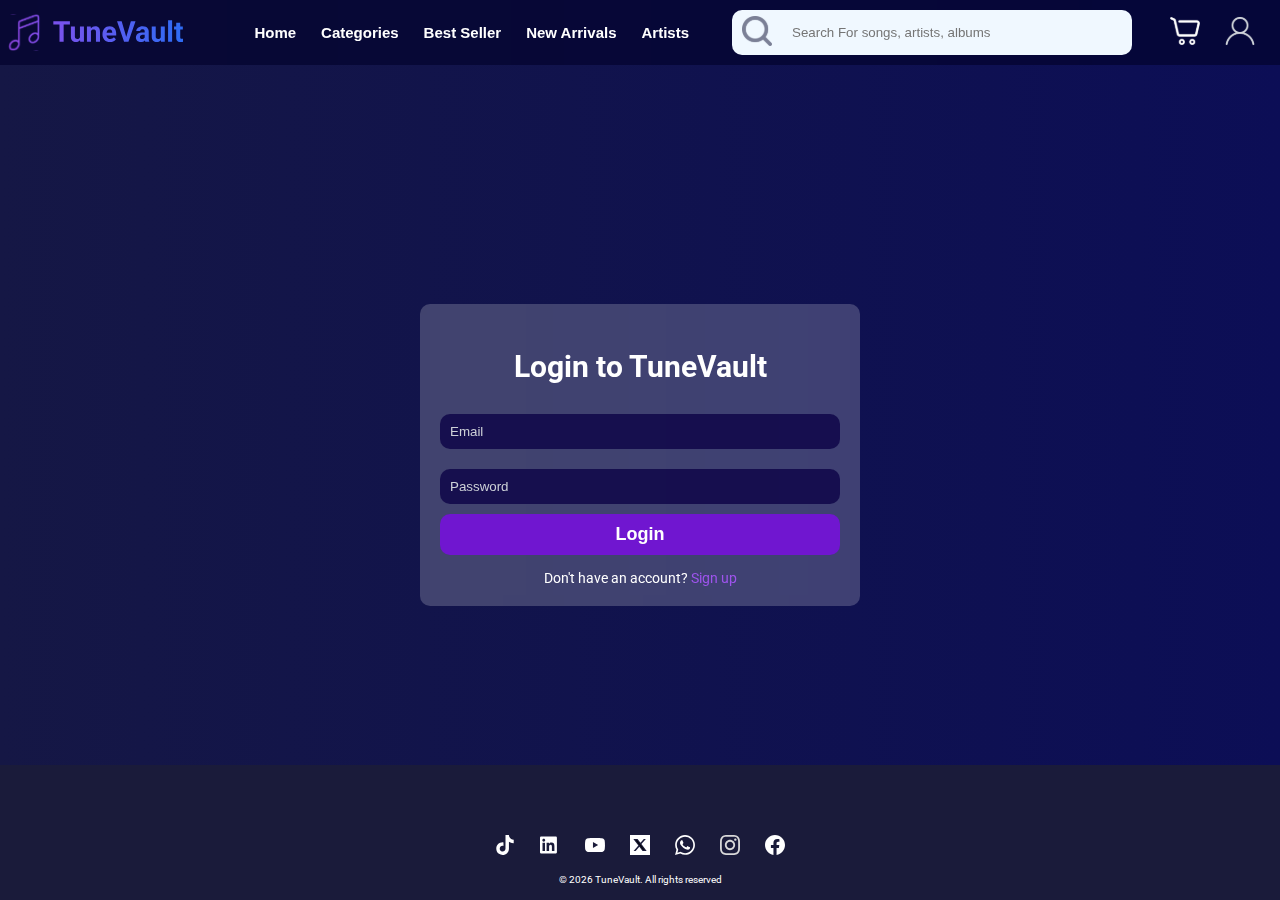
<file: index.html>
<!DOCTYPE html>
<html lang="en">
<head>
    <meta charset="UTF-8">
    <meta name="viewport" content="width=device-width, initial-scale=1.0">
    <title>TuneVault - Login</title>
    <link rel="icon" type="image/png" href="/icons/logo.svg">
    <link rel="stylesheet" href="/css/header.css">
    <link rel="stylesheet" href="/css/footer.css">
    <link rel="stylesheet" href="/css/login.css">
</head>
<body>
    <header>
        <div class="branding">
            <img src="/icons/branding.svg" alt="TuneVault Logo">
        </div>
        <nav class="middle-nav">
            <ul>
                <li><button onclick="alert('You must Login Frist.')">Home</button></li>
                <li><button onclick="alert('You must Login Frist.')">Categories</button></li>
                <li><button onclick="alert('You must Login Frist.')">Best Seller</button></li>
                <li><button onclick="alert('You must Login Frist.')">New Arrivals</button></li>
                <li><button onclick="alert('You must Login Frist.')">Artists</button></li>
            </ul>
        </nav>
        <div class="search-container">
            <button class="search-button" type="submit" onclick="alert('You must Login Frist.')">
                <img src="/icons/search.svg" class="search-button-icon" alt="Search Icon">
            </button>
            <input type="text" id="search" class="search-box" placeholder="Search For songs, artists, albums" aria-label="search">
        </div>
        <nav class="left-side">
            <ul>
                <li>
                    <button class="shopping-cart-button" onclick="alert('You must SignUp Frist.')">
                        <img src="/icons/shopping-cart.svg" class="left-side-nav-icons" alt="Cart Icon">
                    </button>
                </li>
                <li>
                    <button>
                        <img src="/icons/profile.svg" class="left-side-nav-icons" alt="Profile Icon">
                    </button>
                </li>
            </ul>
        </nav>
    </header>
    <div class="login-container">
        <h2>Login to TuneVault</h2>
        <input type="email" id="email" placeholder="Email" aria-label="Email">
        <input type="password" id="password" placeholder="Password" aria-label="Password">
        <button class="login-button" onclick="handleLogin()">Login</button>
        <p class="error-message" id="error-message">Invalid email or password</p>
        <p class="signup-link">Don't have an account? <a href="/html/signup.html">Sign up</a></p>
    </div>
    <footer>
        <nav class="footer-nav">
            <ul>
                <li>
                    <a href="https://www.tiktok.com/">
                        <img src="/icons/social media/tik-tok.svg" class="social-media-icons" alt="tiktok">
                    </a>
                </li>
                <li>
                    <a href="https://lk.linkedin.com/">
                        <img src="/icons/social media/linkedin.svg" class="social-media-icons" alt="linkedin">
                    </a>
                </li>
                <li>
                    <a href="https://www.youtube.com/">
                        <img src="/icons/social media/youtube.svg" class="social-media-icons" alt="youtube">
                    </a>
                </li>
                <li>
                    <a href="https://www.x.com">
                        <img src="/icons/social media/x.svg" class="social-media-icons" alt="x">
                    </a>
                </li>
                <li>
                    <a href="https://www.whatsapp.com/">
                        <img src="/icons/social media/whatsapp.svg" class="social-media-icons" alt="whatsapp">
                    </a>
                </li>
                <li>
                    <a href="https://www.instagram.com/">
                        <img src="/icons/social media/instagram.svg" class="social-media-icons" alt="instagram">
                    </a>
                </li>
                <li>
                    <a href="https://www.facebook.com/">
                        <img src="/icons/social media/facebook.svg" class="social-media-icons" alt="facebook">
                    </a>
                </li>
            </ul>
        </nav>
        <p class="copyright">© <script>document.write(new Date().getFullYear())</script> TuneVault. All rights reserved</p>
    </footer>
    <script src="/js/login.js"></script>
    
</body>
</html>
</file>
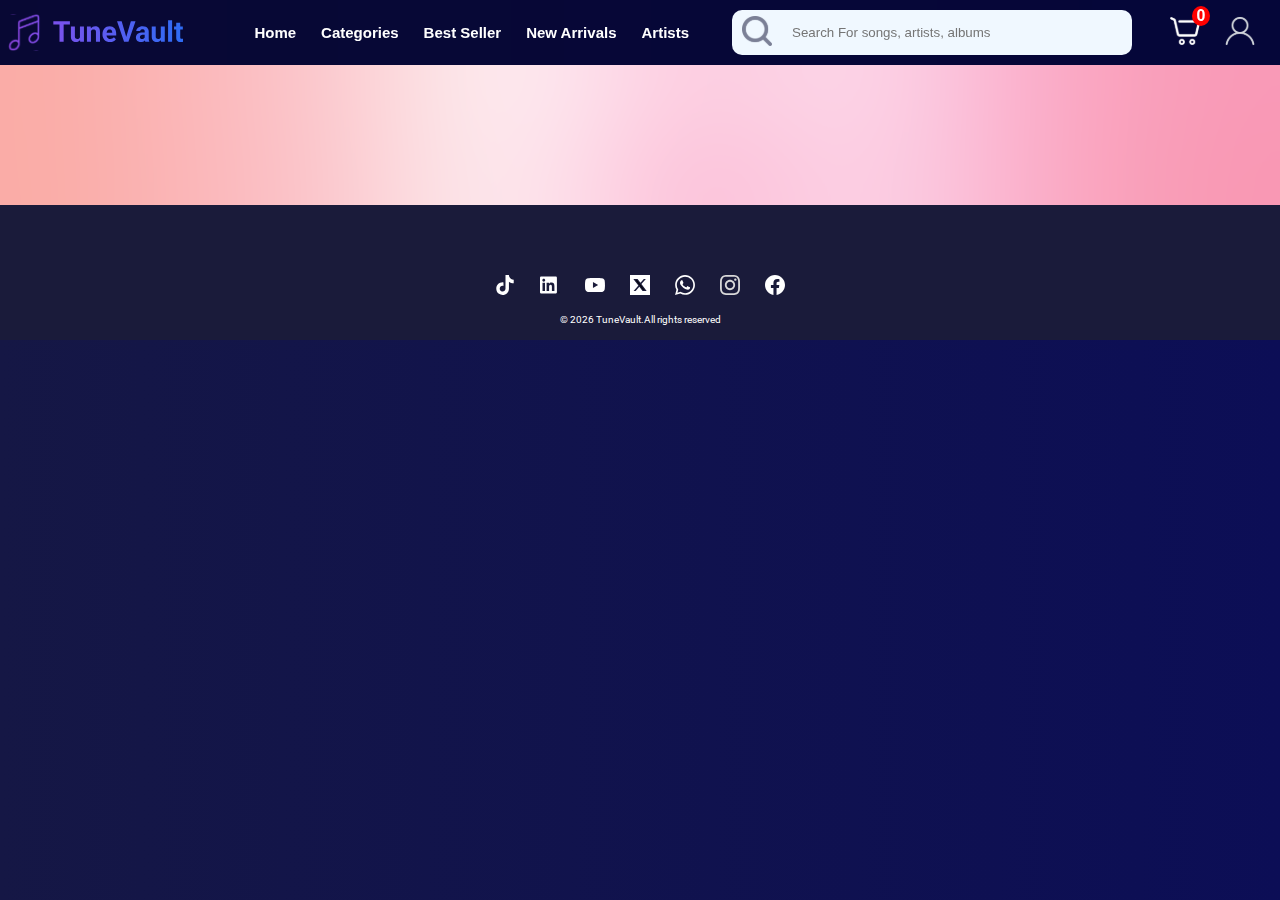
<file: html/artist.html>
<!DOCTYPE html>
<html lang="en">
<head>
    <meta charset="UTF-8">
    <meta name="viewport" content="width=device-width, initial-scale=1.0">
    <title>Document</title>
    <link rel="stylesheet" href="/css/header.css">
    <link rel="stylesheet" href="/css/song.css">
    <link rel="stylesheet" href="/css/footer.css">
    <link rel="stylesheet" href="/css/content.css">
</head>
<body>
    <header>
        <div class="branding">
            <img src="/icons/branding.svg">
        </div>
        <nav class="middle-nav">
            <ul>
                <li><button onclick="window.location.href='home.html#home'">Home</button></li>
                <li><button onclick="window.location.href='categories.html'">Categories</button></li>
                <li><button onclick="window.location.href='best-sellers.html'">Best Seller</button></li>
                <li><button onclick="window.location.href='new-arrivals.html'">New Arrivals</button></li>
                <li><button onclick="window.location.href='artists.html'">Artists</button></li>
            </ul>
        </nav>
        <div class="search-container">
            <button class="search-button" type="submit">
                <img src="/icons/search.svg" class="search-button-icon">
            </button>
            <input type="text"  id="search" class="search-box" placeholder="Search For songs, artists, albums">
            <ul id="suggestions">
            </ul>
        </div>
        <nav class="left-side">
            <ul>
                <li>
                     <button class="shopping-cart-button" onclick="window.location.href='shoppingCart.html'">
                        <img src="/icons/shopping-cart.svg" class="left-side-nav-icons">
                        <p id="item-count" class="item-count">0</p>
                        <div class="cart-item-short-menu" id="cartItemShortMenu"></div>
                    </button>
                </li>
                <li>
                    <button>
                        <img src='/icons/profile.svg' class="left-side-nav-icons">
                    </button>
                </li>
            </ul>
        </nav>
    </header>
    <div class="song-content" id="song-content">
        <div class="song-details-background">
            <div class="song-details" id="artist-details"></div>
        </div>
        <div class="music-cards" id="music-cards"></div>
    </div>
    <footer>
        <nav class="footer-nav">
            <ul>
                <li>
                    <a href="https://www.tiktok.com/">
                        <img src="/icons/social media/tik-tok.svg" class="social-media-icons" alt="tiktok">
                    </a>
                </li>
                <li>
                    <a href="https://lk.linkedin.com/">
                        <img src="/icons/social media/linkedin.svg" class="social-media-icons" alt="linkedin">
                    </a>
                </li>
                <li>
                    <a href="https://www.youtube.com/">
                        <img src="/icons/social media/youtube.svg" class="social-media-icons" alt="youtube">
                    </a>
                </li>
                <li>
                    <a href="https://www.x.com">
                        <img src="/icons/social media/x.svg" class="social-media-icons" alt="x">
                    </a>
                </li>
                <li>
                    <a href="https://www.whatsapp.com/">
                        <img src="/icons/social media/whatsapp.svg" class="social-media-icons" alt="whatsapp">
                    </a>
                </li>
                <li>
                    <a href="https://www.instagram.com/">
                        <img src="/icons/social media/instagram.svg" class="social-media-icons" alt="instagram">
                    </a>
                </li>
                <li>
                    <a href="https://www.facebook.com/">
                        <img src="/icons/social media/facebook.svg" class="social-media-icons" alt="facebook">
                    </a>
                </li>
            </ul>
        </nav>
        <p class="copyright">&#169 <script>document.write(new Date().getFullYear())</script> TuneVault.All rights reserved</p>
    </footer>
    <script src="/js/script.js"></script>
    <script src="/js/datareader.js"></script>
    <script src="/js/artist.js"></script>
    <script>window.onload=artistContent();</script>

</body>
</html>
</file>
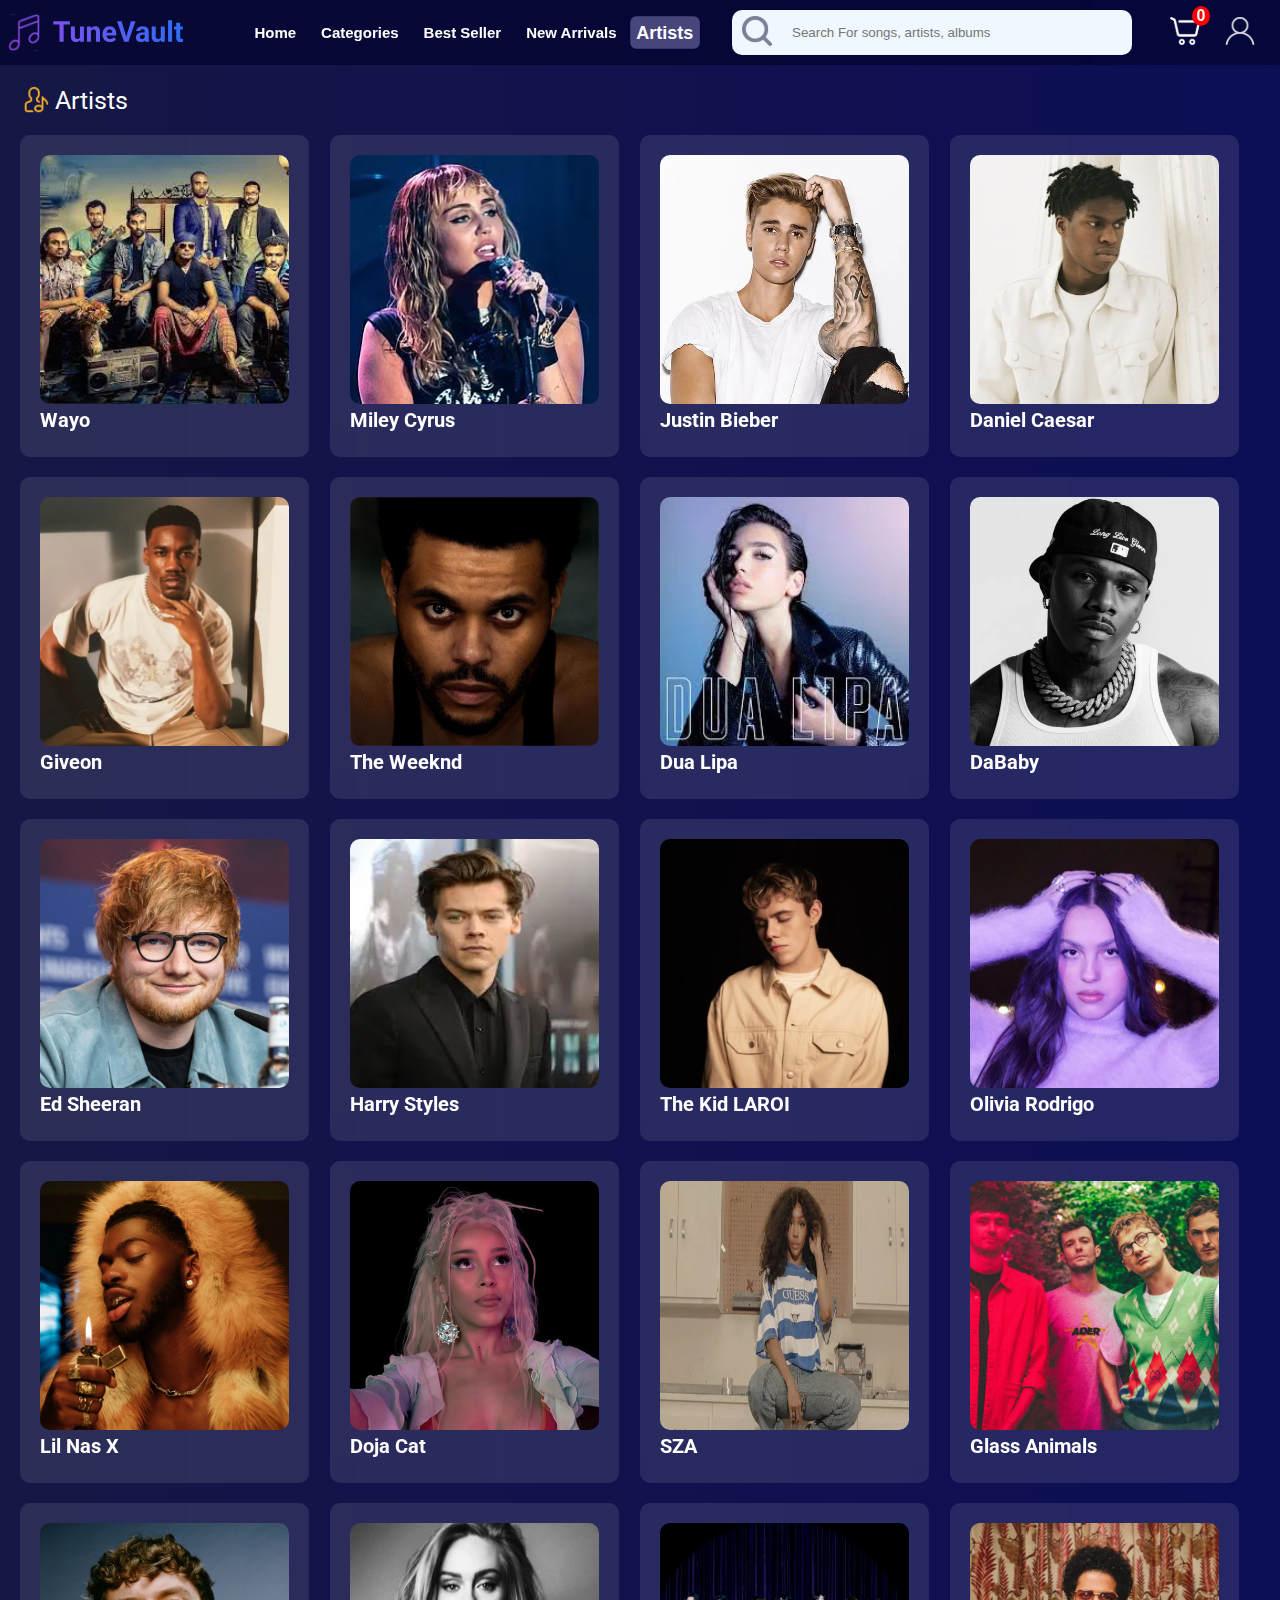
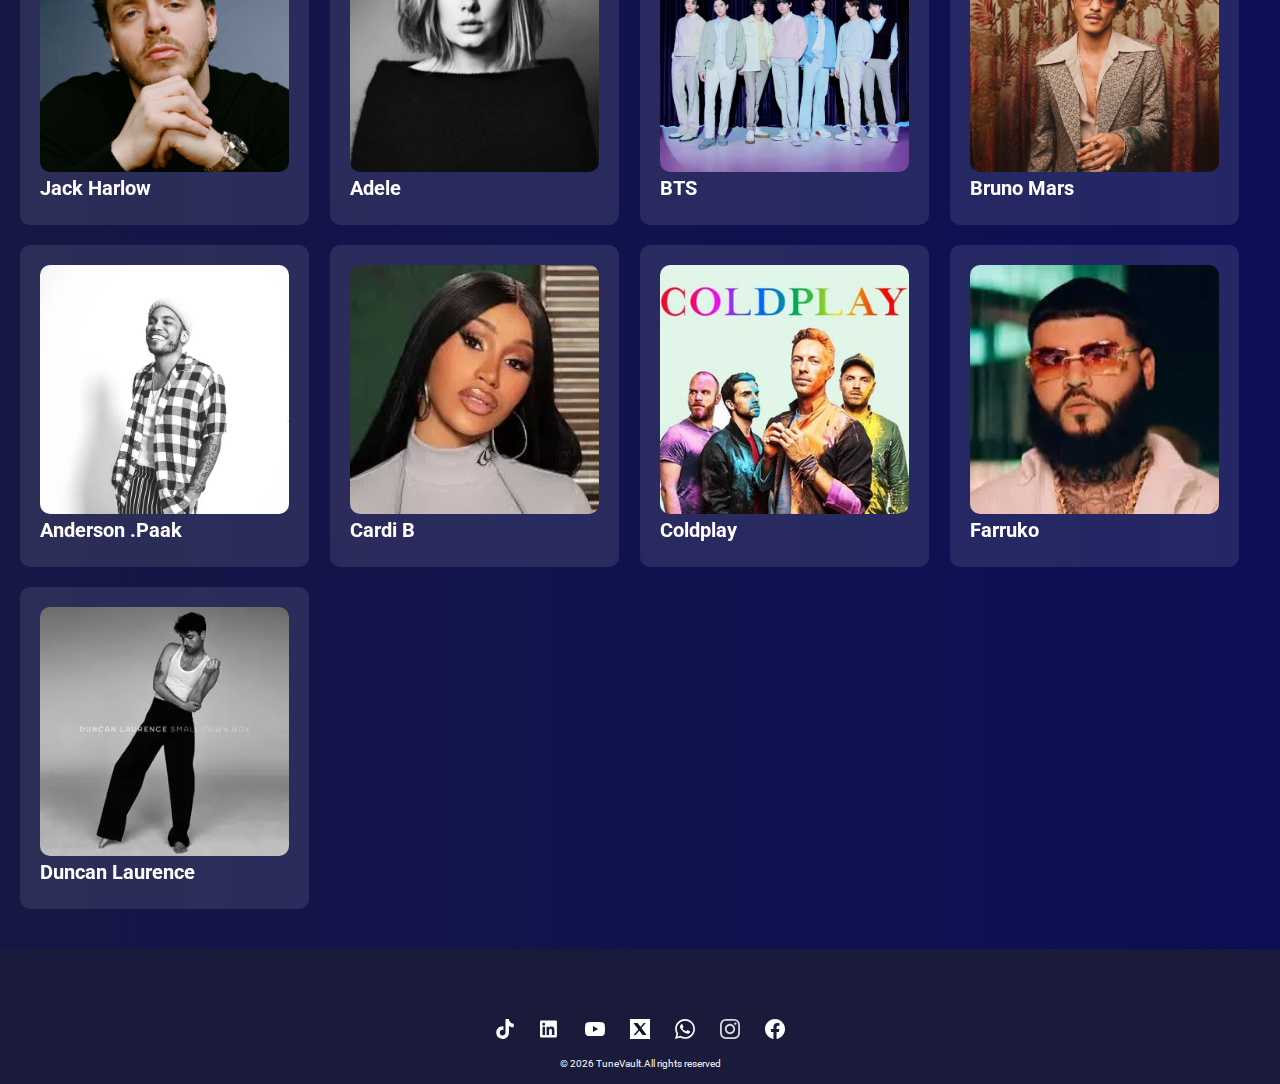
<file: html/artists.html>
<!DOCTYPE html>
<html lang="en">
<head>
    <meta charset="UTF-8">
    <meta name="viewport" content="width=device-width, initial-scale=1.0">
    <title>TuneVault - Categories</title>
    <link rel="icon" type="image/png" href="../icons/logo.svg">
    <link rel="stylesheet" href="../css/header.css">
    <link rel="stylesheet" href="../css/footer.css">
    <link rel="stylesheet" href="../css/content.css">
    <script src="../js/datareader.js"></script>
    <script>window.onload = reader('artists');</script>
</head>
<body>
    <header>
        <div class="branding">
            <img src="../icons/branding.svg">
        </div>
        <nav class="middle-nav">
            <ul>
                <li><button onclick="window.location.href='./home.html#home'" >Home</button></li>
                <li><button onclick="window.location.href='./categories.html'">Categories</button></li>
                <li><button onclick="window.location.href='./best-sellers.html'">Best Seller</button></li>
                <li><button onclick="window.location.href='./new-arrivals.html'">New Arrivals</button></li>
                <li><button onclick="window.location.href='./artists.html'" id="nav-button-clicked">Artists</button></li>
            </ul>
        </nav>
        <div class="search-container">
            <button class="search-button" type="submit" onclick="">
                <img src="../icons/search.svg" class="search-button-icon" alt="search">
            </button>
            <input type="text"  id="search" class="search-box" placeholder="Search For songs, artists, albums" aria-label="search">
            <ul id="suggestions">
            </ul>
        </div>
        <nav class="left-side">
            <ul>
                <li>
                    <button class="shopping-cart-button" onclick="window.location.href='./shoppingcart.html'">
                        <img src="../icons/shopping-cart.svg" class="left-side-nav-icons" alt="shopping-cart">
                        <p id="item-count" class="item-count">0</p>
                        <div class="cart-item-short-menu" id="cartItemShortMenu"></div>
                    </button>
                </li>
                <li>
                    <button>
                        <img src='/icons/profile.svg' class="left-side-nav-icons" alt="profile">
                    </button>
                </li>
            </ul>
        </nav>
    </header>
    <div class="content">
        <div class="heading">
            <img src="../icons/artist.png" alt="icon">
            <p>Artists</p>
        </div>
        <div class="music-cards" id="music-cards">
            <!--Artsists will be dynamically inserted here-->
        </div>
    </div>
    <footer>
        <nav class="footer-nav">
            <ul>
                <li>
                    <a href="https://www.tiktok.com/">
                        <img src="../icons/social media/tik-tok.svg" class="social-media-icons" alt="tiktok">
                    </a>
                </li>
                <li>
                    <a href="https://lk.linkedin.com/">
                        <img src="../icons/social media/linkedin.svg" class="social-media-icons" alt="linkedin">
                    </a>
                </li>
                <li>
                    <a href="https://www.youtube.com/">
                        <img src="../icons/social media/youtube.svg" class="social-media-icons" alt="youtube">
                    </a>
                </li>
                <li>
                    <a href="https://www.x.com">
                        <img src="../icons/social media/x.svg" class="social-media-icons" alt="x">
                    </a>
                </li>
                <li>
                    <a href="https://www.whatsapp.com/">
                        <img src="../icons/social media/whatsapp.svg" class="social-media-icons" alt="whatsapp">
                    </a>
                </li>
                <li>
                    <a href="https://www.instagram.com/">
                        <img src="../icons/social media/instagram.svg" class="social-media-icons" alt="instagram">
                    </a>
                </li>
                <li>
                    <a href="https://www.facebook.com/">
                        <img src="../icons/social media/facebook.svg" class="social-media-icons" alt="facebook">
                    </a>
                </li>
            </ul>
        </nav>
        <p class="copyright">&#169 <script>document.write(new Date().getFullYear())</script> TuneVault.All rights reserved</p>
    </footer>
    <script src="../js/script.js"></script>
    <script src="../js/artist.js"></script>
</body>

</html>
</file>
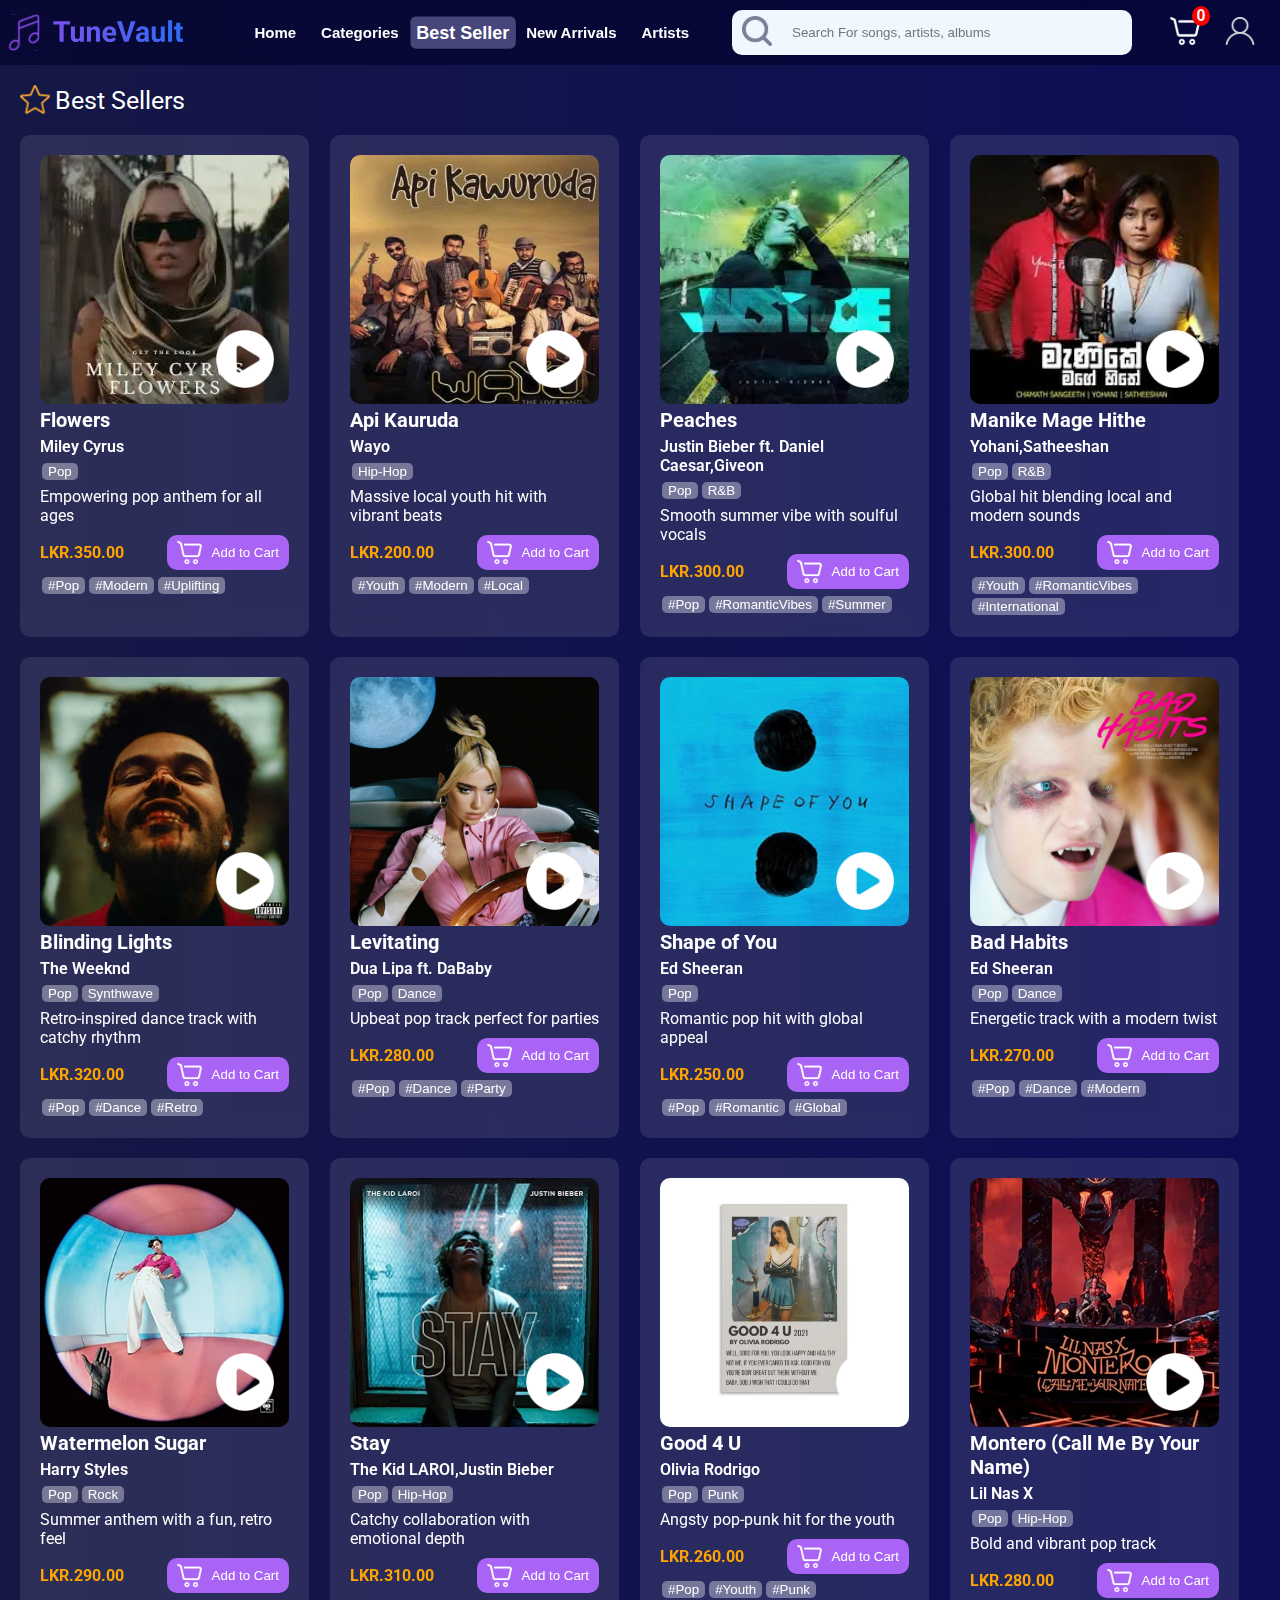
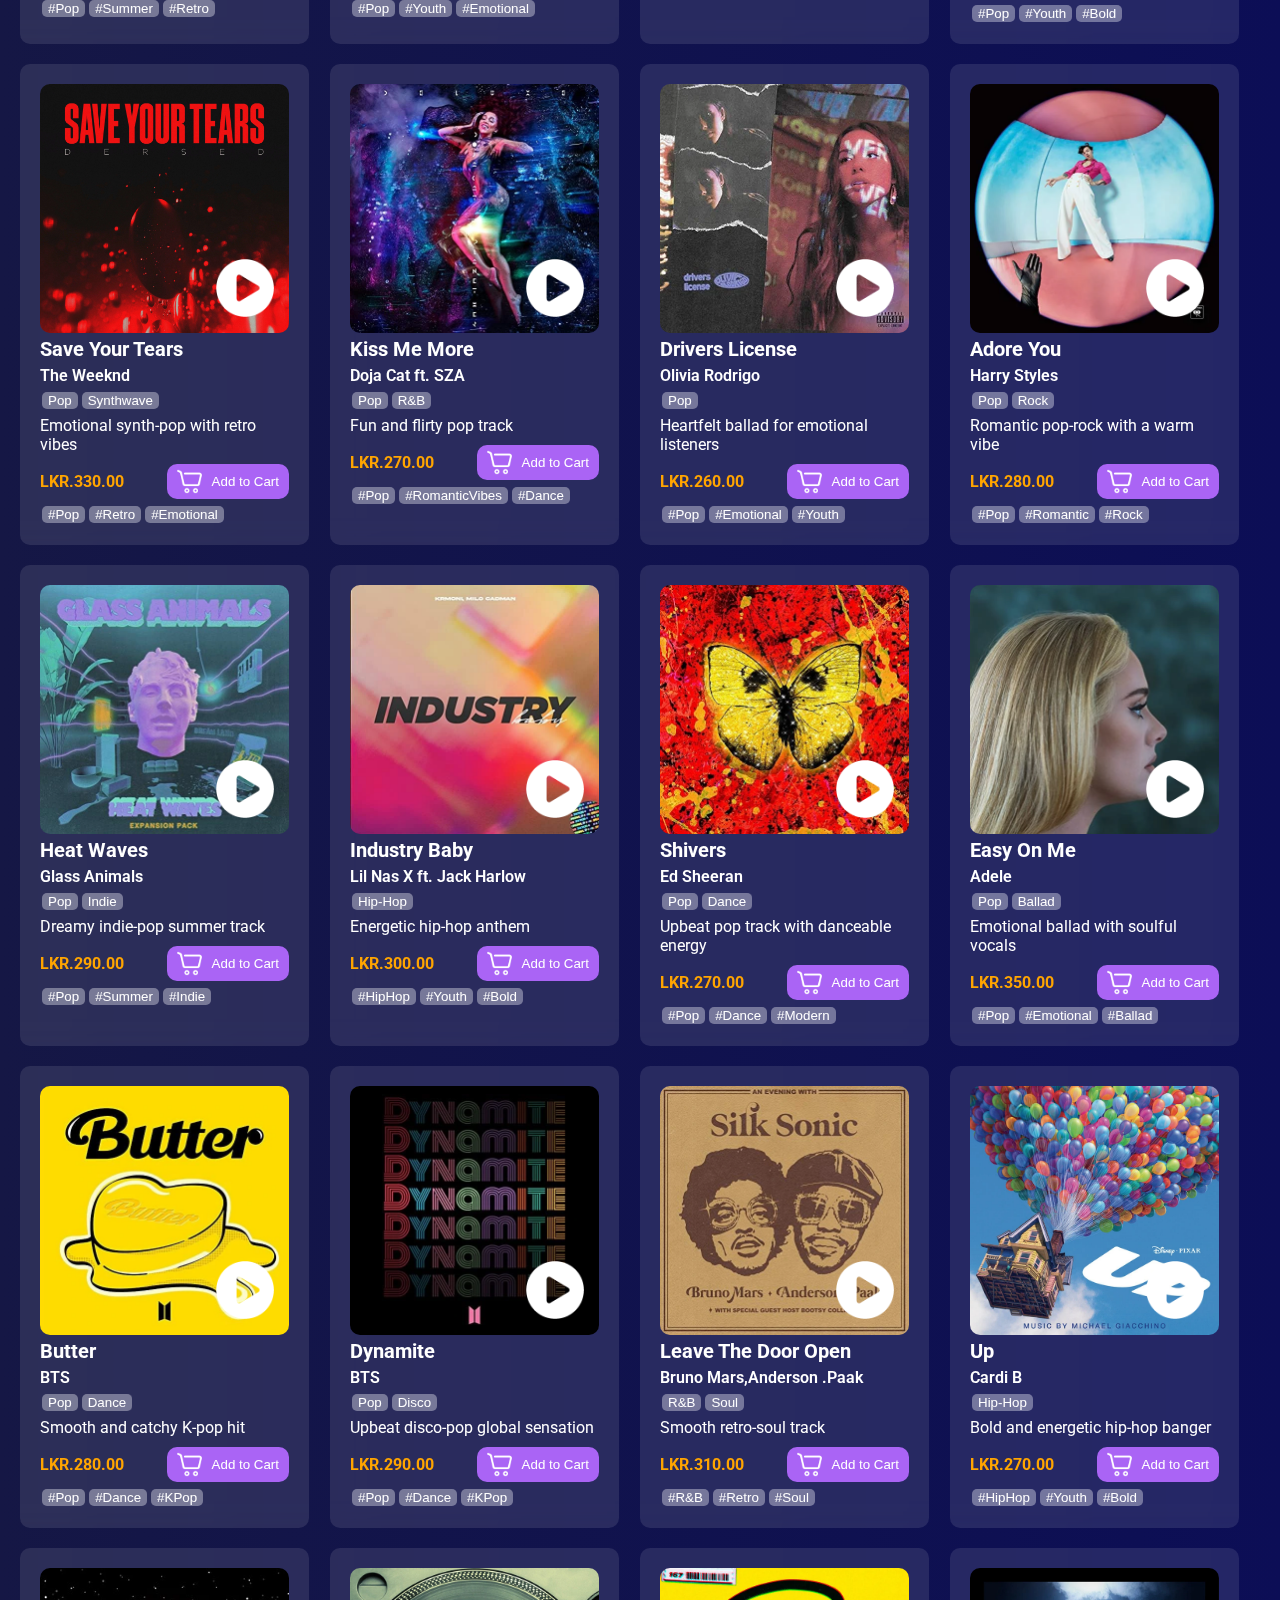
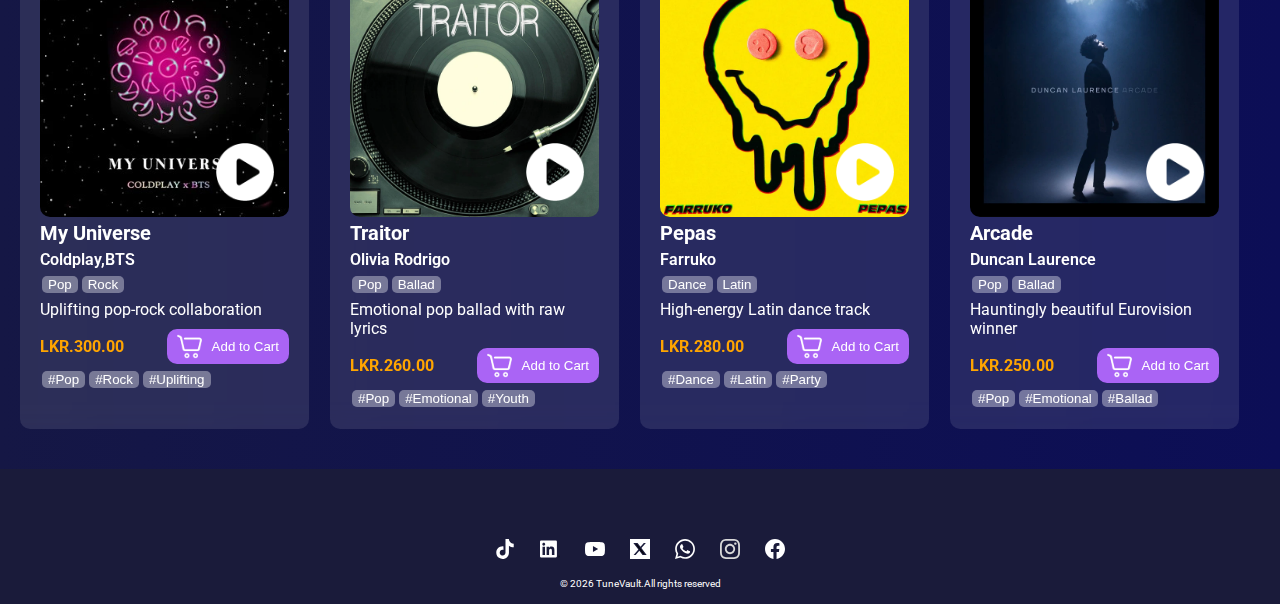
<file: html/best-sellers.html>
<!DOCTYPE html>
<html lang="en">
<head>
    <meta charset="UTF-8">
    <meta name="viewport" content="width=device-width, initial-scale=1.0">
    <title>TuneVault - Best Seller</title>
    <link rel="icon" type="image/png" href="../icons/logo.svg">
    <link rel="stylesheet" href="../css/header.css">
    <link rel="stylesheet" href="../css/footer.css">
    <link rel="stylesheet" href="../css/content.css">
    <script src="../js/datareader.js"></script>
    <script>window.onload = reader('songs');</script>
</head>
<body>
    <header>
        <div class="branding">
            <img src="../icons/branding.svg">
        </div>
        <nav class="middle-nav">
            <ul>
                <li><button onclick="window.location.href='./home.html#home'">Home</button></li>
                <li><button onclick="window.location.href='./categories.html'">Categories</button></li>
                <li><button onclick="window.location.href='./best-sellers.html'" id="nav-button-clicked">Best Seller</button></li>
                <li><button onclick="window.location.href='./new-arrivals.html'">New Arrivals</button></li>
                <li><button onclick="window.location.href='./artists.html'">Artists</button></li>
            </ul>
        </nav>
        <div class="search-container">
            <button class="search-button" type="submit" onclick="">
                <img src="../icons/search.svg" class="search-button-icon" alt="search">
            </button>
            <input type="text"  id="search" class="search-box" placeholder="Search For songs, artists, albums" aria-label="search">
            <ul id="suggestions">
            </ul>
        </div>
        <nav class="left-side">
            <ul>
                <li>
                    <button class="shopping-cart-button" onclick="window.location.href='shoppingCart.html'">
                        <img src="../icons/shopping-cart.svg" class="left-side-nav-icons" alt="shopping-cart">
                        <p id="item-count" class="item-count">0</p>
                        <div class="cart-item-short-menu" id="cartItemShortMenu"></div>
                    </button>
                </li>
                <li>
                    <button>
                        <img src='../icons/profile.svg' class="left-side-nav-icons" alt="profile">
                    </button>
                </li>
            </ul>
        </nav>
    </header>
    <div class="content">
        <div class="heading">
            <img src="../icons/golden-star.png" alt="icon">
            <p>Best Sellers</p>
        </div>
        <div class="music-cards" id="music-cards">
            <!--Songs will be dynamically inserted here-->
        </div>
    </div>
    <footer>
        <nav class="footer-nav">
            <ul>
                <li>
                    <a href="https://www.tiktok.com/">
                        <img src="../icons/social media/tik-tok.svg" class="social-media-icons" alt="tiktok">
                    </a>
                </li>
                <li>
                    <a href="https://lk.linkedin.com/">
                        <img src="../icons/social media/linkedin.svg" class="social-media-icons" alt="linkedin">
                    </a>
                </li>
                <li>
                    <a href="https://www.youtube.com/">
                        <img src="../icons/social media/youtube.svg" class="social-media-icons" alt="youtube">
                    </a>
                </li>
                <li>
                    <a href="https://www.x.com">
                        <img src="../icons/social media/x.svg" class="social-media-icons" alt="x">
                    </a>
                </li>
                <li>
                    <a href="https://www.whatsapp.com/">
                        <img src="../icons/social media/whatsapp.svg" class="social-media-icons" alt="whatsapp">
                    </a>
                </li>
                <li>
                    <a href="https://www.instagram.com/">
                        <img src="../icons/social media/instagram.svg" class="social-media-icons" alt="instagram">
                    </a>
                </li>
                <li>
                    <a href="https://www.facebook.com/">
                        <img src="../icons/social media/facebook.svg" class="social-media-icons" alt="facebook">
                    </a>
                </li>
            </ul>
        </nav>
        <p class="copyright">&#169 <script>document.write(new Date().getFullYear())</script> TuneVault.All rights reserved</p>
    </footer>
    <script src="../js/script.js"></script>
</body>

</html>
</file>
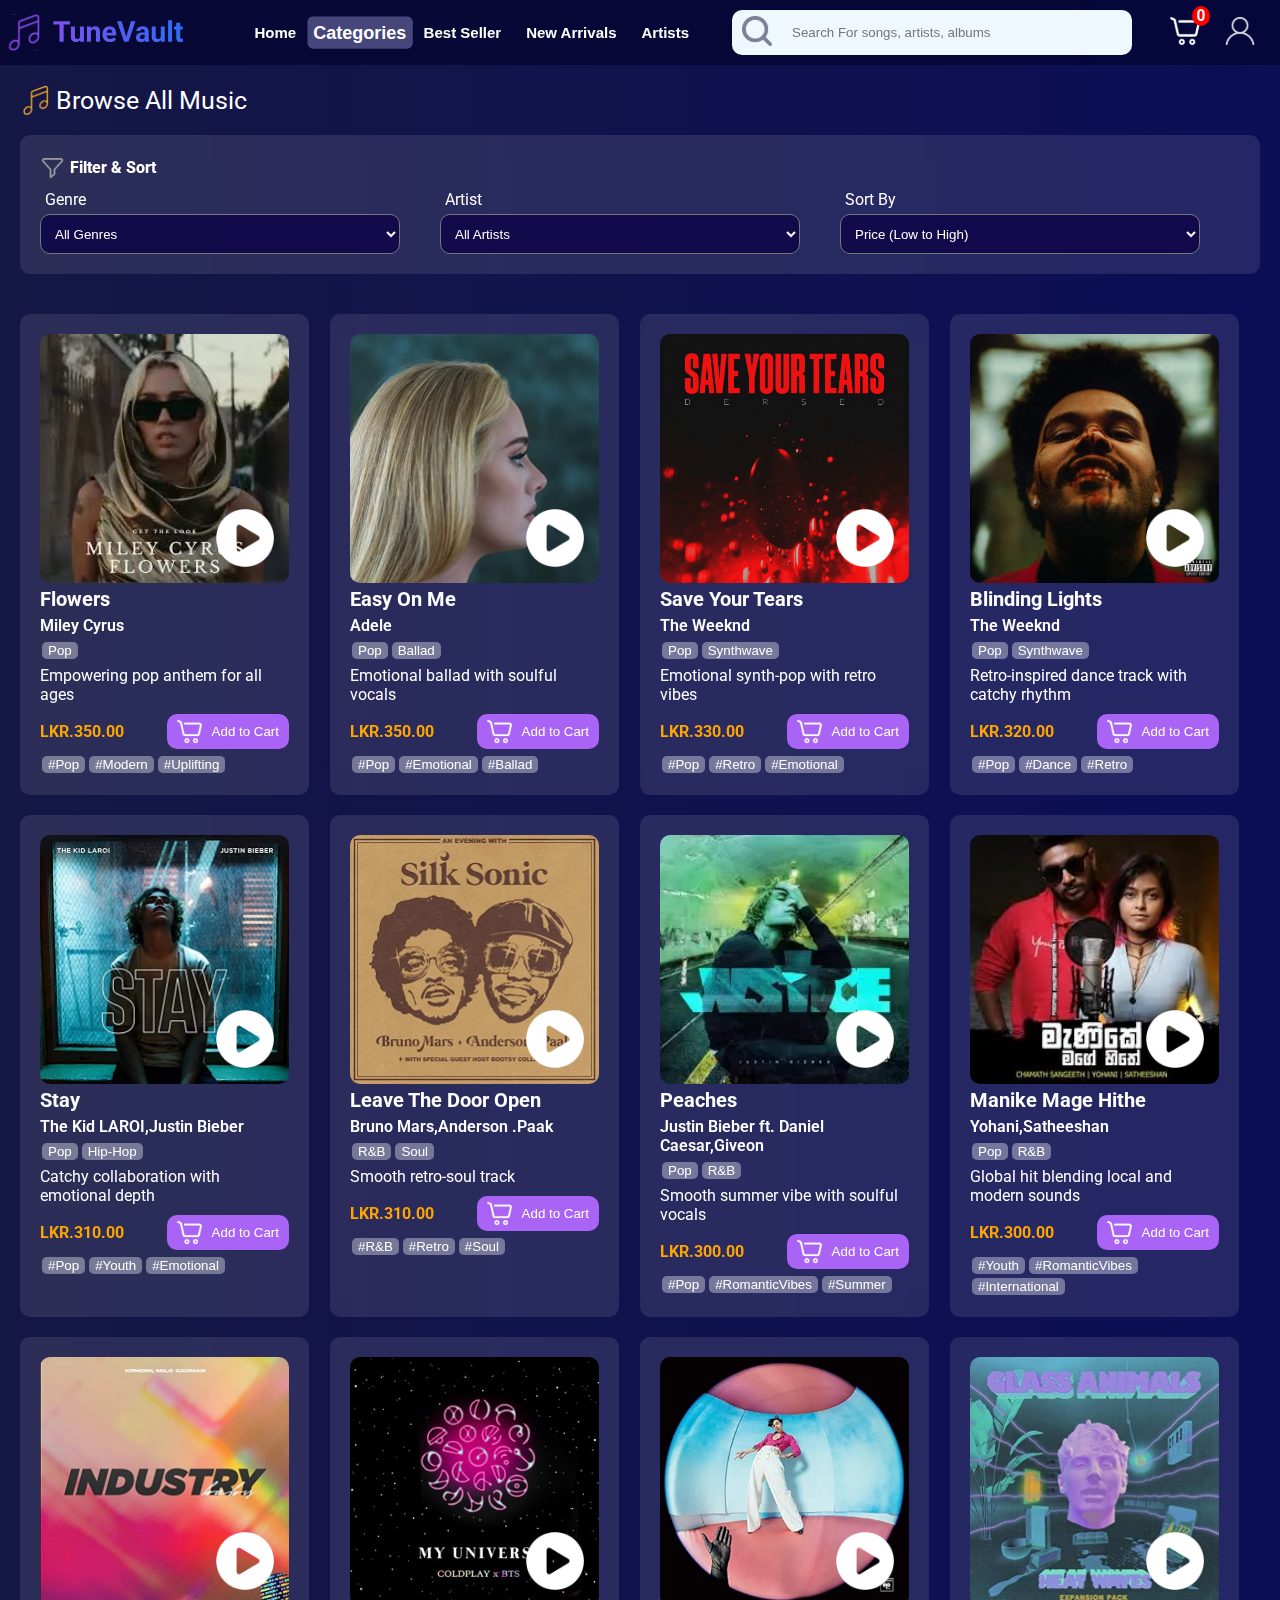
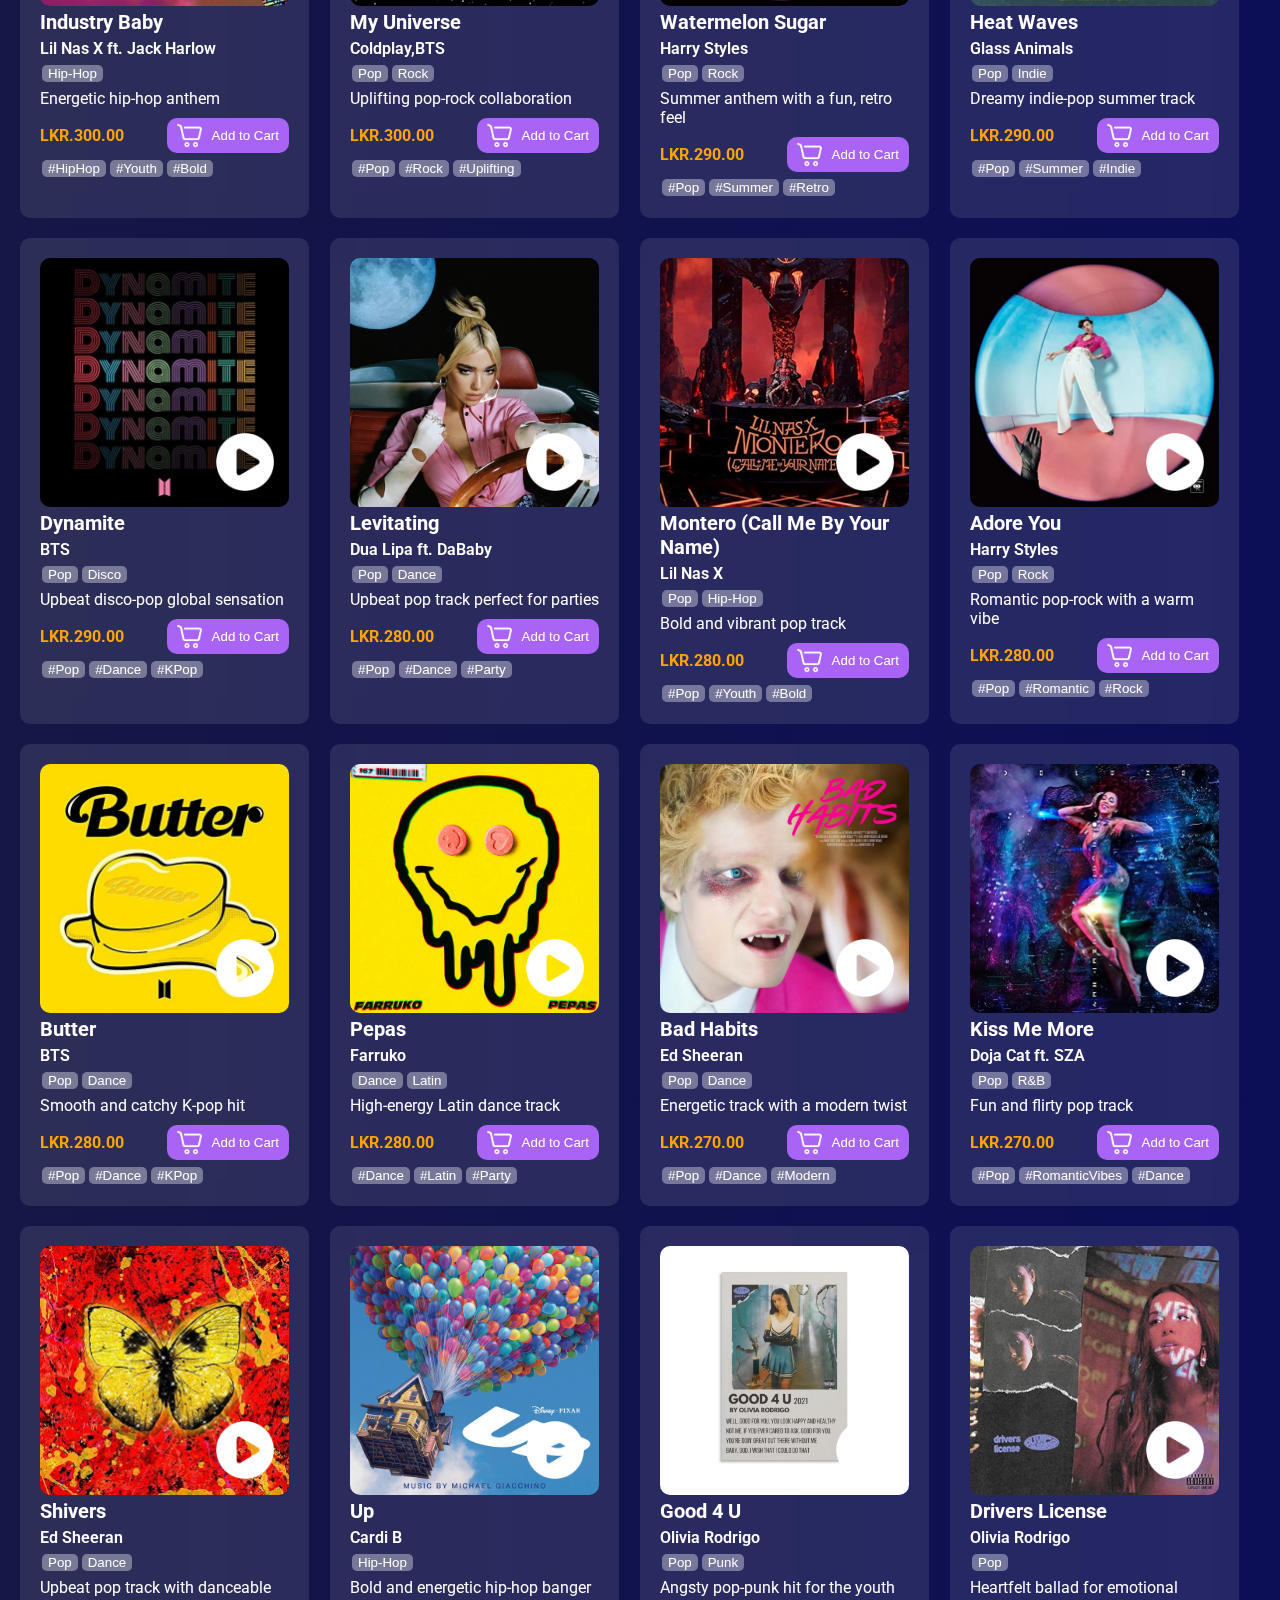
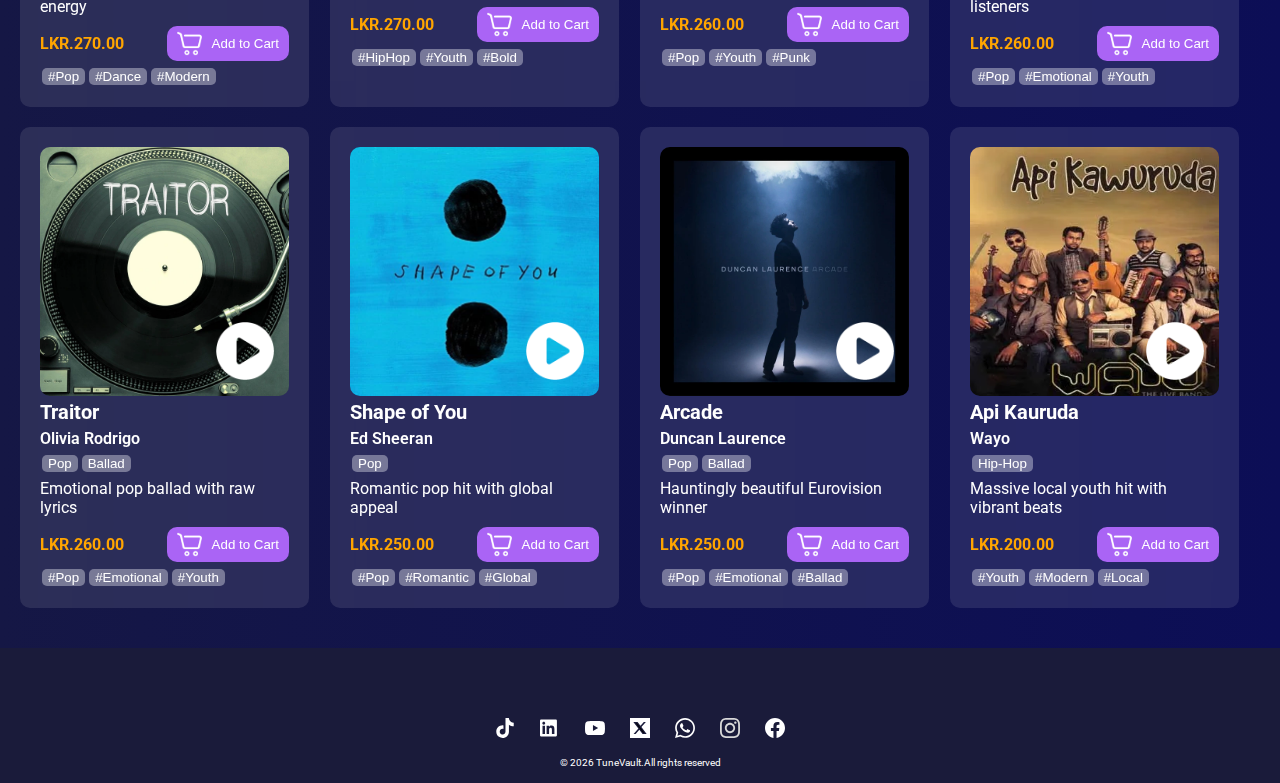
<file: html/categories.html>
<!DOCTYPE html>
<html lang="en">
<head>
    <meta charset="UTF-8">
    <meta name="viewport" content="width=device-width, initial-scale=1.0">
    <title>TuneVault - Categories</title>
    <link rel="icon" type="image/png" href="../icons/logo.svg">
    <link rel="stylesheet" href="../css/header.css">
    <link rel="stylesheet" href="../css/footer.css">
    <link rel="stylesheet" href="../css/content.css">
    <script src="../js/datareader.js"></script>
    <script>window.onload = reader('songs');</script>
</head>
<body>
    <header>
        <div class="branding">
            <img src="../icons/branding.svg">
        </div>
        <nav class="middle-nav">
            <ul>
                <li><button onclick="window.location.href='./home.html#home'" >Home</button></li>
                <li><button onclick="window.location.href='./categories.html'" id="nav-button-clicked">Categories</button></li>
                <li><button onclick="window.location.href='./best-sellers.html'">Best Seller</button></li>
                <li><button onclick="window.location.href='./new-arrivals.html'">New Arrivals</button></li>
                <li><button onclick="window.location.href='./artists.html'">Artists</button></li>
            </ul>
        </nav>
        <div class="search-container">
            <button class="search-button" type="submit" onclick="">
                <img src="../icons/search.svg" class="search-button-icon" alt="search">
            </button>
            <input type="text"  id="search" class="search-box" placeholder="Search For songs, artists, albums" aria-label="search">
            <ul id="suggestions">
            </ul>
        </div>
        <nav class="left-side">
            <ul>
                <li>
                     <button class="shopping-cart-button" onclick="window.location.href='./shoppingcart.html'">
                        <img src="../icons/shopping-cart.svg" class="left-side-nav-icons" alt="shopping-cart">
                        <p id="item-count" class="item-count">0</p>
                        <div class="cart-item-short-menu" id="cartItemShortMenu"></div>
                    </button>
                </li>
                <li>
                    <button>
                        <img src='../icons/profile.svg' class="left-side-nav-icons" alt="profile">
                    </button>
                </li>
            </ul>
        </nav>
    </header>
    <div class="content">
        <div class="heading">
            <img src="../icons/logo golden.png" alt="icon">
            <p>Browse All Music</p>
        </div>
        <div class="song-filter">
            <div class="song-filter-heading">
                <img src='../icons/filter.png' alt="filter">
                <p>Filter & Sort</p>
            </div>
            <div class="song-filter-details">
                <p>Genre</p>
                <p>Artist</p>
                <p>Sort By</p>
                <select id="genre" onchange="getSelectedValue()">
                    <option value="all genres">All Genres</option>
                    <option value="Electronic">Electronic</option>
                    <option value="R&B">R&B</option>
                    <option value="Dance">Dance</option>
                    <option value="Pop">Pop</option>
                    <option value="Hip-Hop">Hip Hop</option>
                    <option value="Classical">Classical</option>
                    <option value="Country">Country</option>
                </select>
                <select id="allArtists" onchange="getSelectedValue()">
                    <option value="all artists">All Artists</option>
                    <option value="Wayo">Wayo</option>
                    <option value="Miley Cyrus">Miley Cyrus</option>
                    <option value="Justin Bieber">Justin Bieber</option>
                    <option value="The Weeknd">The Weeknd</option>
                    <option value="Dua Lipa">Dua Lipa</option>
                    <option value="Ed Sheeran">Ed Sheeran</option>
                    <option value="Harry Styles">Harry Styles</option>
                    <option value="The Kid LAROI">The Kid LAROI</option>
                    <option value="Olivia Rodrigo">Olivia Rodrigo</option>
                    <option value="Lil Nas X">Lil Nas X</option>
                    <option value="Doja Cat">Doja Cat</option>
                    <option value="Glass Animals">Glass Animals</option>
                    <option value="Jack Harlow">Jack Harlow</option>
                    <option value="Adele">Adele</option>
                    <option value="BTS">BTS</option>
                    <option value="Bruno Mars">Bruno Mars</option>
                    <option value="Cardi B">Cardi B</option>
                    <option value="Coldplay">Coldplay</option>
                    <option value="Farruko">Farruko</option>
                    <option value="Duncan Laurence">Duncan Laurence</option>
                </select>
                <select id="sortBy" onchange="getSelectedValue()">
                    <option value="price-low-high">Price (Low to High)</option>
                    <option value="price-high-low">Price (High to Low)</option>
                    <option value="title-a-z">Title (A to Z)</option>
                    <option value="title-z-a">Title (Z to A)</option>
                </select>
            </div>
        </div>
        <div class="music-cards" id="music-cards"></div>
    </div>
    <footer>
        <nav class="footer-nav">
            <ul>
                <li>
                    <a href="https://www.tiktok.com/">
                        <img src="../icons/social media/tik-tok.svg" class="social-media-icons" alt="tiktok">
                    </a>
                </li>
                <li>
                    <a href="https://lk.linkedin.com/">
                        <img src="../icons/social media/linkedin.svg" class="social-media-icons" alt="linkedin">
                    </a>
                </li>
                <li>
                    <a href="https://www.youtube.com/">
                        <img src="../icons/social media/youtube.svg" class="social-media-icons" alt="youtube">
                    </a>
                </li>
                <li>
                    <a href="https://www.x.com">
                        <img src="../icons/social media/x.svg" class="social-media-icons" alt="x">
                    </a>
                </li>
                <li>
                    <a href="https://www.whatsapp.com/">
                        <img src="../icons/social media/whatsapp.svg" class="social-media-icons" alt="whatsapp">
                    </a>
                </li>
                <li>
                    <a href="https://www.instagram.com/">
                        <img src="../icons/social media/instagram.svg" class="social-media-icons" alt="instagram">
                    </a>
                </li>
                <li>
                    <a href="https://www.facebook.com/">
                        <img src="../icons/social media/facebook.svg" class="social-media-icons" alt="facebook">
                    </a>
                </li>
            </ul>
        </nav>
        <p class="copyright">&#169 <script>document.write(new Date().getFullYear())</script> TuneVault.All rights reserved</p>
    </footer>
    <script src="../js/script.js"></script>
</body>

</html>
</file>
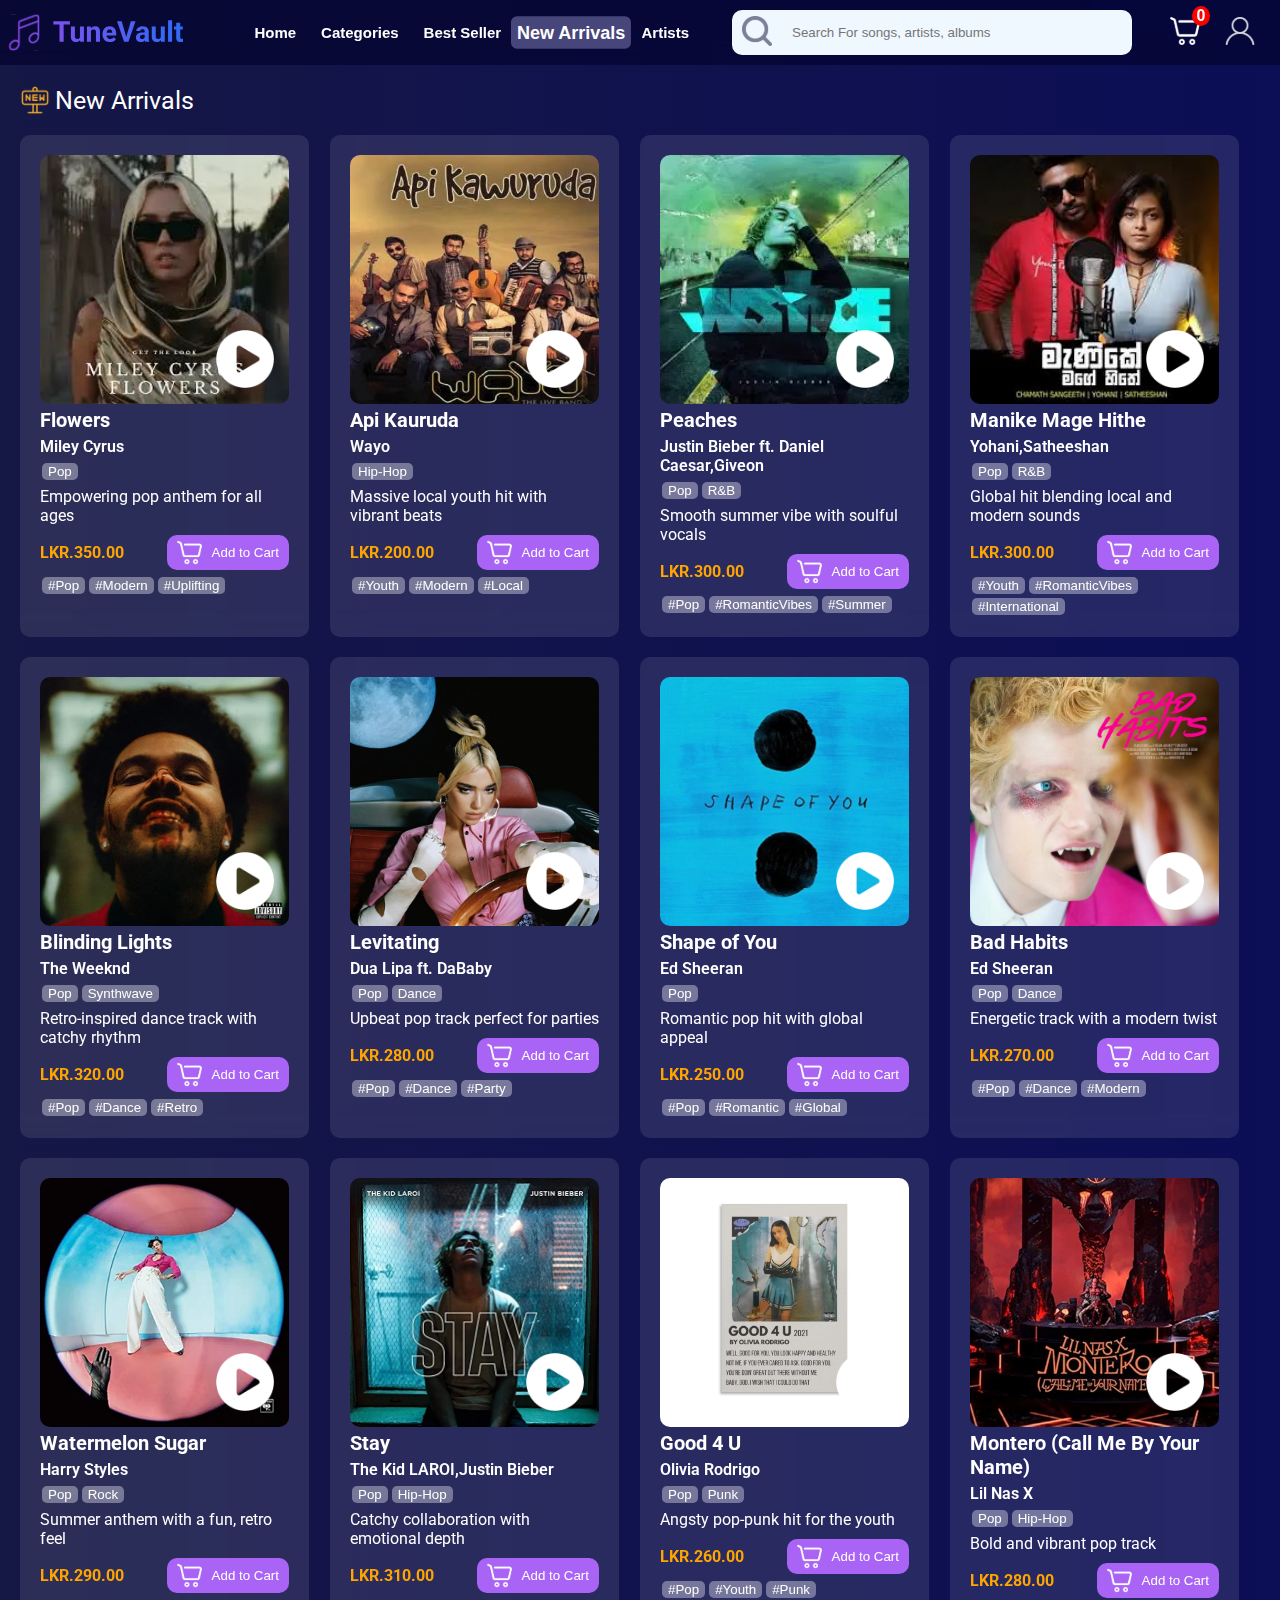
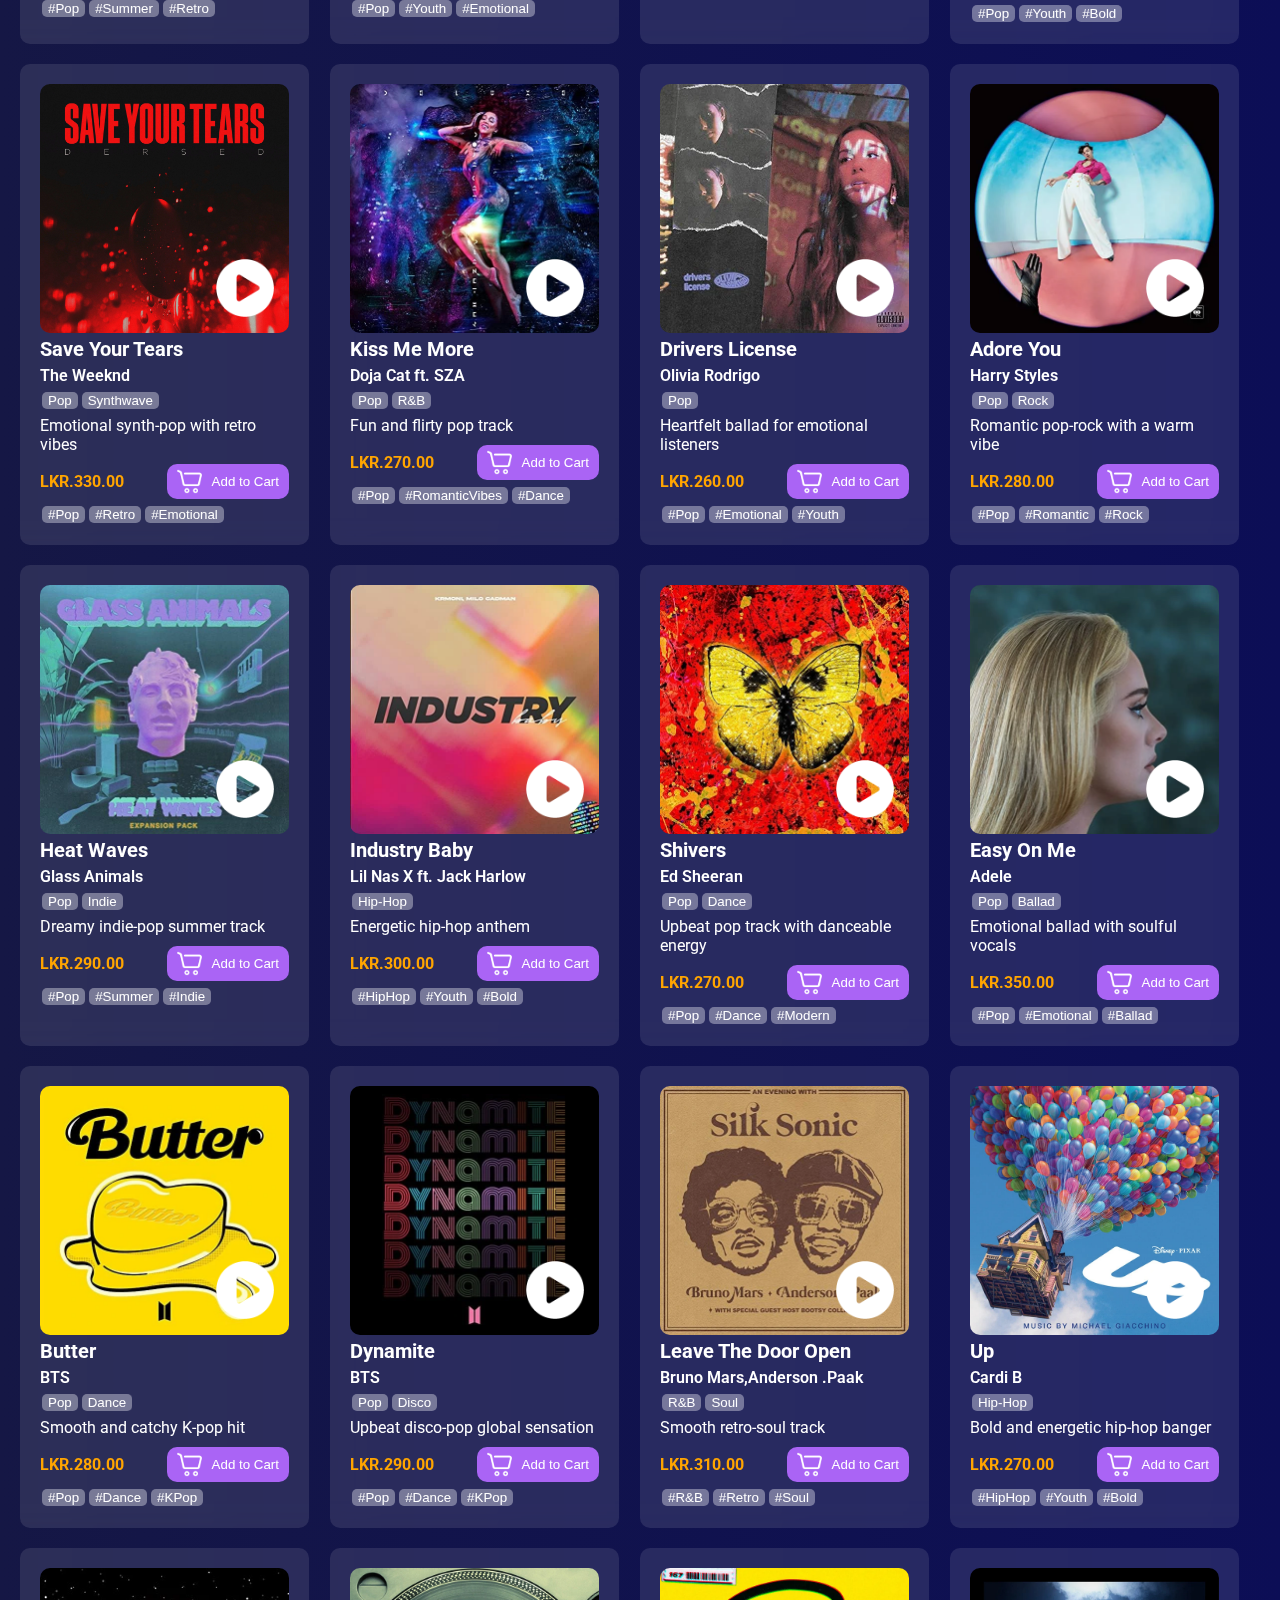
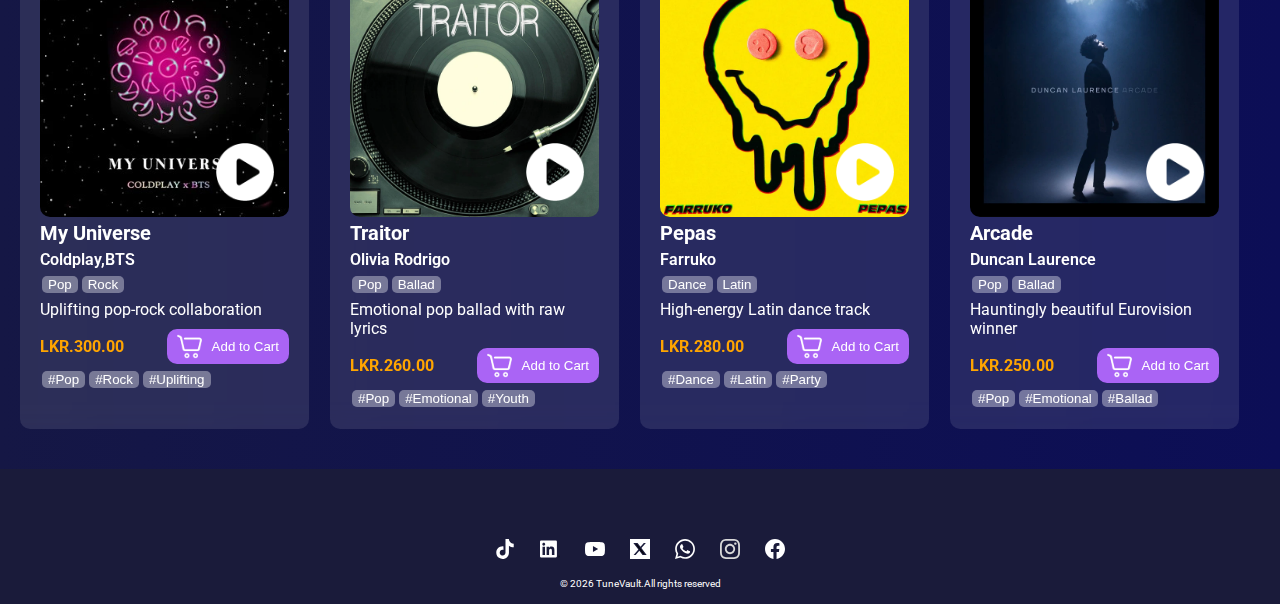
<file: html/new-arrivals.html>
<!DOCTYPE html>
<html lang="en">
<head>
    <meta charset="UTF-8">
    <meta name="viewport" content="width=device-width, initial-scale=1.0">
    <title>TuneVault - New Arrivals</title>
    <link rel="icon" type="image/png" href="../icons/logo.svg">
    <link rel="stylesheet" href="../css/header.css">
    <link rel="stylesheet" href="../css/footer.css">
    <link rel="stylesheet" href="../css/content.css">
    <script src="../js/datareader.js"></script>
    <script>window.onload = reader('songs');</script>
</head>
<body>
    <header>
        <div class="branding">
            <img src="../icons/branding.svg">
        </div>
        <nav class="middle-nav">
            <ul>
                <li><button onclick="window.location.href='./home.html#home'">Home</button></li>
                <li><button onclick="window.location.href='./categories.html'">Categories</button></li>
                <li><button onclick="window.location.href='./best-sellers.html'">Best Seller</button></li>
                <li><button onclick="window.location.href='./new-arrivals.html'" id="nav-button-clicked">New Arrivals</button></li>
                <li><button onclick="window.location.href='./artists.html'">Artists</button></li>
            </ul>
        </nav>
        <div class="search-container">
            <button class="search-button" type="submit" onclick="">
                <img src="../icons/search.svg" class="search-button-icon" alt="search">
            </button>
            <input type="text"  id="search" class="search-box" placeholder="Search For songs, artists, albums" aria-label="search">
            <ul id="suggestions">
            </ul>
        </div>
        <nav class="left-side">
            <ul>
                <li>
                     <button class="shopping-cart-button" onclick="window.location.href='./shoppingCart.html'">
                        <img src="../icons/shopping-cart.svg" class="left-side-nav-icons" alt="shopping-cart">
                        <p id="item-count" class="item-count">0</p>
                        <div class="cart-item-short-menu" id="cartItemShortMenu"></div>
                    </button>
                </li>
                <li>
                    <button>
                        <img src='../icons/profile.svg' class="left-side-nav-icons" alt="profile">
                    </button>
                </li>
            </ul>
        </nav>
    </header>
    <div class="content">
        <div class="heading">
            <img src="../icons/new sing gloden.png" alt="alt">
            <p>New Arrivals</p>
        </div>
        <div class="music-cards" id="music-cards"></div>
    </div>
    <footer>
        <nav class="footer-nav">
            <ul>
                <li>
                    <a href="https://www.tiktok.com/">
                        <img src="../icons/social media/tik-tok.svg" class="social-media-icons" alt="tiktok">
                    </a>
                </li>
                <li>
                    <a href="https://lk.linkedin.com/">
                        <img src="../icons/social media/linkedin.svg" class="social-media-icons" alt="linkedin">
                    </a>
                </li>
                <li>
                    <a href="https://www.youtube.com/">
                        <img src="../icons/social media/youtube.svg" class="social-media-icons" alt="youtube">
                    </a>
                </li>
                <li>
                    <a href="https://www.x.com">
                        <img src="../icons/social media/x.svg" class="social-media-icons" alt="x">
                    </a>
                </li>
                <li>
                    <a href="https://www.whatsapp.com/">
                        <img src="../icons/social media/whatsapp.svg" class="social-media-icons" alt="whatsapp">
                    </a>
                </li>
                <li>
                    <a href="https://www.instagram.com/">
                        <img src="../icons/social media/instagram.svg" class="social-media-icons" alt="instagram">
                    </a>
                </li>
                <li>
                    <a href="https://www.facebook.com/">
                        <img src="../icons/social media/facebook.svg" class="social-media-icons" alt="facebook">
                    </a>
                </li>
            </ul>
        </nav>
        <p class="copyright">&#169 <script>document.write(new Date().getFullYear())</script> TuneVault.All rights reserved</p>
    </footer>
    <script src="../js/script.js"></script>
</body>

</html>
</file>
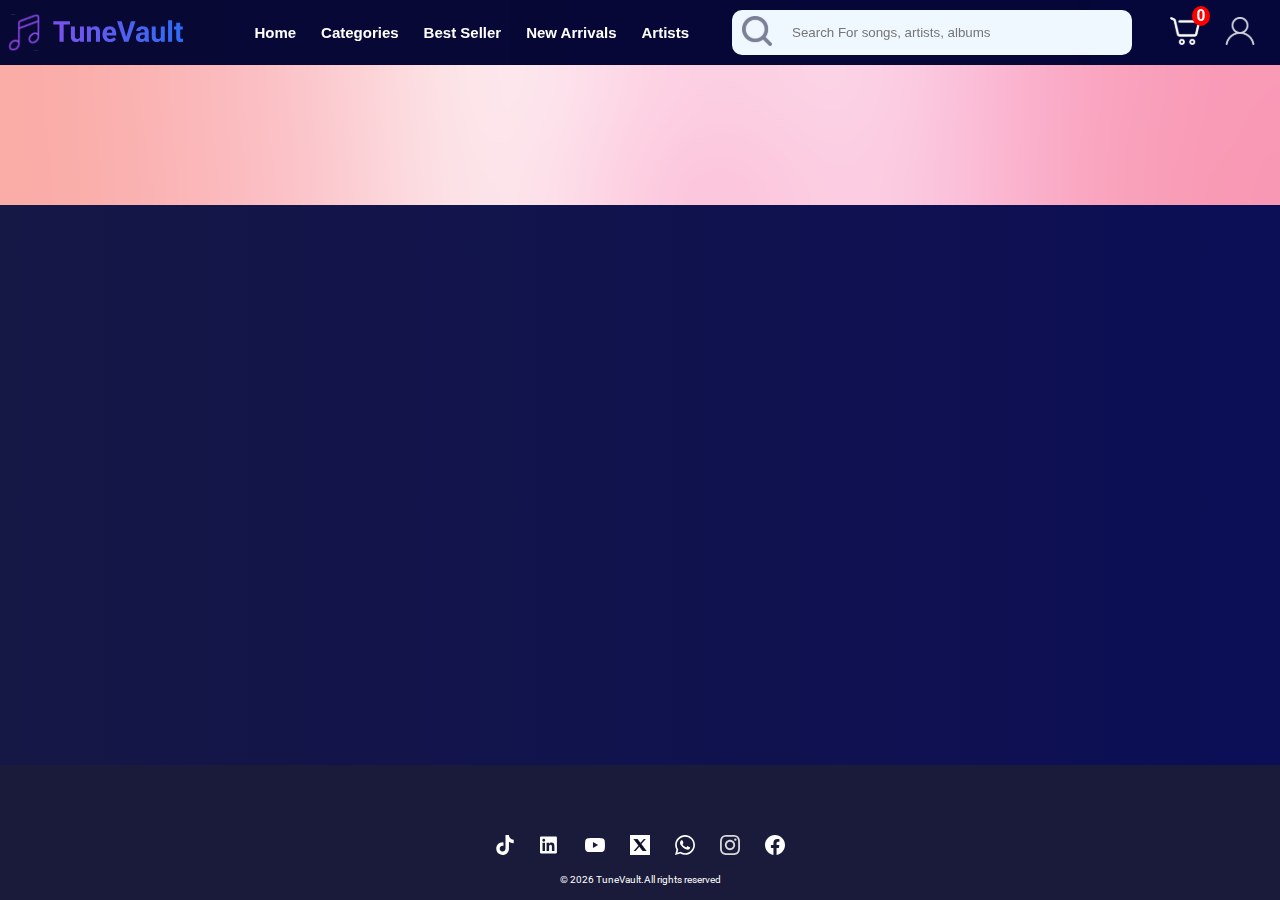
<file: html/song.html>
<!DOCTYPE html>
<html lang="en">
<head>
    <meta charset="UTF-8">
    <meta name="viewport" content="width=device-width, initial-scale=1.0">
    <title>Document</title>
    <link rel="stylesheet" href="../css/header.css">
    <link rel="stylesheet" href="../css/song.css">
    <link rel="stylesheet" href="../css/footer.css">
</head>
<body>
    <header>
        <div class="branding">
            <img src="../icons/branding.svg">
        </div>
        <nav class="middle-nav">
            <ul>
                <li><button onclick="window.location.href='./home.html#home'">Home</button></li>
                <li><button onclick="window.location.href='./categories.html'">Categories</button></li>
                <li><button onclick="window.location.href='./best-sellers.html'">Best Seller</button></li>
                <li><button onclick="window.location.href='./new-arrivals.html'">New Arrivals</button></li>
                <li><button onclick="window.location.href='./artists.html'">Artists</button></li>
            </ul>
        </nav>
        <div class="search-container">
            <button class="search-button" type="submit">
                <img src="../icons/search.svg" class="search-button-icon" alt="search">
            </button>
            <input type="text"  id="search" class="search-box" placeholder="Search For songs, artists, albums" aria-label="search">
            <ul id="suggestions">
            </ul>
        </div>
        <nav class="left-side">
            <ul>
                <li>
                     <button class="shopping-cart-button" onclick="window.location.href='./shoppingcart.html'">
                        <img src="../icons/shopping-cart.svg" class="left-side-nav-icons" alt="shopping-cart">
                        <p id="item-count" class="item-count">0</p>
                        <div class="cart-item-short-menu" id="cartItemShortMenu"></div>
                    </button>
                </li>
                <li>
                    <button>
                        <img src='../icons/profile.svg' class="left-side-nav-icons" alt="profile">
                    </button>
                </li>
            </ul>
        </nav>
    </header>
    <div class="song-content" id="song-content">
        <div class="song-details-background">
            <div class="song-details" id="song-details">
            </div>
        </div>
        <!--<div class="artist-songs">
            <button class="row">
                <div class="col1">
                    <p>1</p>
                </div>
                <div class="col2">
                    <img src='/icons/Album icons/Levitating.webp'>
                </div>
                <div class="col3">
                    <p class="main-title">Levitating</p>
                    <p class="sub-title">Levitating</p>
                </div>
            </button>
            <button class="row">
                <div class="col1">
                    <p>1</p>
                </div>
                <div class="col2">
                    <img src='/icons/Artists/Dua Lipa.webp'>
                </div>
                <div class="col3">
                    <p class="main-title">Levitating</p>
                    <p class="sub-title">Levitating</p>
                </div>
            </button>
            <button class="row">
                <div class="col1">
                    <p>1</p>
                </div>
                <div class="col2">
                    <img src='/icons/Artists/Dua Lipa.webp'>
                </div>
                <div class="col3">
                    <p class="main-title">Levitating</p>
                    <p class="sub-title">Levitating</p>
                </div>
            </button>
            <button class="row">
                <div class="col1">
                    <p>1</p>
                </div>
                <div class="col2">
                    <img src='/icons/Artists/Dua Lipa.webp'>
                </div>
                <div class="col3">
                    <p class="main-title">Levitating</p>
                    <p class="sub-title">Levitating</p>
                </div>
            </button>
        </div>-->
    </div>
    </div>
    <footer id="song-footer">
        <nav class="footer-nav">
            <ul>
                <li>
                    <a href="https://www.tiktok.com/">
                        <img src="../icons/social media/tik-tok.svg" class="social-media-icons" alt="tiktok">
                    </a>
                </li>
                <li>
                    <a href="https://lk.linkedin.com/">
                        <img src="../icons/social media/linkedin.svg" class="social-media-icons" alt="linkedin">
                    </a>
                </li>
                <li>
                    <a href="https://www.youtube.com/">
                        <img src="../icons/social media/youtube.svg" class="social-media-icons" alt="youtube">
                    </a>
                </li>
                <li>
                    <a href="https://www.x.com">
                        <img src="../icons/social media/x.svg" class="social-media-icons" alt="x">
                    </a>
                </li>
                <li>
                    <a href="https://www.whatsapp.com/">
                        <img src="../icons/social media/whatsapp.svg" class="social-media-icons" alt="whatsapp">
                    </a>
                </li>
                <li>
                    <a href="https://www.instagram.com/">
                        <img src="../icons/social media/instagram.svg" class="social-media-icons" alt="instagram">
                    </a>
                </li>
                <li>
                    <a href="https://www.facebook.com/">
                        <img src="../icons/social media/facebook.svg" class="social-media-icons" alt="facebook">
                    </a>
                </li>
            </ul>
        </nav>
        <p class="copyright">&#169 <script>document.write(new Date().getFullYear())</script> TuneVault.All rights reserved</p>
    </footer>
    <script src="../js/script.js"></script>
    <script src="../js/song.js"></script>
</body>

</html>
</file>
<file: css/header.css>
@import url('https://fonts.googleapis.com/css2?family=Roboto:ital,wght@0,100..900;1,100..900&display=swap');
html,body{
    height: 100%;
    font-family:Roboto,sans-serif;
    background:linear-gradient(90deg, #151745 0%, #0C0E56 100%);
    margin: 0;
}

*{
    color: white;
}
p{
    margin: 0px;
}

.banner {
    width: 100%;
    height: 50%;
    padding-top: 60px;
    position: relative;
}
spline-viewer{
    width: 100%;
    height: 100%;
}
.hide-spline-icon{
    position: absolute;
    width: 137px;
    height: 36px;
    background-color: black;
    bottom:20px;
    right: 20px;
    z-index:1000;
}
button{
    cursor: pointer;
    background-color: transparent;
    border: none;
}
header{
    width: 100%;
    height: 15%;
    min-height: 50px;
    max-height: 65px;
    display: flex;
    justify-content: space-between;
    align-items: center;
    background-color: rgba(3, 3, 46, 0.7);
    backdrop-filter: blur(10px);
    position: fixed;
    top: 0px;
    left: 0px;
    z-index: 1000;
}
.branding{
    height: 100%;
    width: fit-content;
    padding: 0px 10px 0px 5px;
    display: flex;
    align-items: center;
}
.branding>img{
    height: 90%;
    margin: 0px 5px 0px 0px;
}
.branding>h1{
    display: inline;
}
.middle-nav{
    width: fit-content;
    height: 100%;
    padding: 0px 10px;
}
ul{
    height: 100%;
    width: fit-content;
    list-style-type: none;
    margin: 0px;
    padding: 0px;
    display: flex;
    align-items: center;
    text-align: center;
}
li{
    margin: 0px 5px;
}
li button{
    white-space: nowrap;
    font-size: 15px;
    font-weight: 550;
    margin-right:5px;
    padding: 5px;
    border-radius: 5px;
}

li button:hover{
    background-color: #46467a;
    transition: 200ms;
}

#nav-button-clicked{
    scale: 1.2;
    background-color: #46467a;
    transition: 200ms;
}

.search-container{
    height: calc(100% - 20px);
    max-height: 50px;
    max-width: 400px;
    flex:1;
    display: flex;
    align-items: center;
    position: relative;
    border-radius: 10px;
    background-color: aliceblue;
}
.search-box{
    height:100%;
    width: 100%;
    margin: 0px;
    background-color: transparent;
    padding: 0px;
    border: none;
    padding-left:60px;
    color:black;
}
.search-button{
    position: absolute;
    top:0px;
    bottom: 0px;
    width:50px;
    aspect-ratio: 1/1;
    background-color: transparent;
    border: none;
}
.search-button img{
    height: 70%;
    aspect-ratio: 1/1;
}
#suggestions {
    width: 100%;
    height: fit-content;
    margin-top: 3px;
    position: absolute;
    top:100%;
    display: flex;
    flex-direction: column;
    align-items: flex-start;
    background-color: white;
    border-radius: 5px;
}
#suggestions li {
    padding-left: 10px;
    margin: 0;
    height: 30px;
    width: calc(100% - 10px);
    border-radius: 5px;
    display: flex;
    justify-content: flex-start;
    align-items: center;
    color:rgba(3, 3, 46, 1);
    
}
#suggestions li:hover {
  background-color: rgba(3, 3, 46, 0.7);
}
.left-side{
    height: 100%;
    padding: 0px 10px;
    min-width: fit-content;
}
.left-side-nav-icons{
    height: 30px;
    aspect-ratio: 1/1;
}
.profile-menu{
    width: 100px;
    height: 100px;
}
.shopping-cart-button{
    position: relative;
}
.item-count{
    width: fit-content;
    min-width: 16px;
    aspect-ratio: 1/1;
    padding: 1px;
    position: absolute;
    top: -5px;
    right: -5px;
    border-radius: 50%;
    justify-content: center;
    font-size: 16px;
    background-color: red;
}
.cart-item-short-menu{
    position:absolute;
    display: none;
    top:100%;
    right: -20px;
    width: 300px;
    height: fit-content;
    max-height: 330px;
    overflow-y: auto;
    background-color: rgba(11, 11, 59, 0.9);
    backdrop-filter: blur(10px);
    border-radius: 15px;
    box-shadow: 0px 0px 10px white;
    z-index: 1;
    animation-name: test;
    animation-duration: 1s;
    animation-timing-function: ease;
    animation-delay: 0s;
    animation-iteration-count: 1;
    animation-direction:alternate;
    animation-fill-mode: forwards;
    scrollbar-width: thin;
    scrollbar-color: #888 transparent;
    text-wrap: wrap;
}
.shopping-cart-button:hover .cart-item-short-menu{
    display: block;
}

@keyframes test {
    from{
        transform: translateY(-200px);
    }
    to{
        transform: translateY(0px);
    }
}
.cart-item-short-menu-item{
    width: calc(100% - 20px);
    height: 70px;
    display: flex;
    justify-content: space-between;
    align-items: center;
    border-radius: 15px;
    margin: 10px;
    background-color: rgba(255,255,255,0.1);
    backdrop-filter: blur(10px);
}
.cart-item-short-menu-item>p{
    flex: 1;
    height: 90%;
    text-align: left;
    padding: 10px;
}
.cart-item-short-menu-item-thumnail{
    height: 100%;
    border-radius: 10px;
}
.cart-item-short-menu-item-remove{
    height: 50%;
    border-radius: 50%;
    background-color: red;
    margin-right: 10px;
    padding: 0px;
}
.cart-item-short-menu-item-remove>img{
    height: 100%;
}
</file>
<file: css/footer.css>
footer{
    width: 100%;
    height: 15%;
    min-height: fit-content;
    background-color: #1A1B3A;
    display: flex;
    flex-direction: column;
    justify-content: end;
    align-items: center; 
}
.footer-nav{
    margin-bottom: 15px;
}
.footer-nav>ul{
    justify-content: center;
    gap:15px;
}
.social-media-icons{
    width: 20px;
    aspect-ratio: 1/1;
}
.copyright{
    width: 100%;
    text-align: center;
    font-size: 10px;
    margin-bottom: 15px;
}
</file>
<file: css/login.css>
body{
    overflow: auto;
    display: flex;
    justify-content: center;
    align-items: center;
}
.login-container {
    width: 100%;
    max-width: 400px;       
    padding: 20px;
    margin-top: 100px;
    background-color: rgba(255, 255, 255, 0.2);
    backdrop-filter: blur(5px);
    border-radius: 10px;
    text-align: center;
    margin-bottom: 90px;
}
.login-container h2 {
    font-size: 30px;
    font-weight: 700;
    margin-bottom: 20px;
}
.login-container input {
    width: calc(100% - 20px);
    padding: 10px;
    margin: 10px 0;
    border: none;
    border-radius: 10px;
    background-color: rgba(13, 3, 70, 0.8);
    color: white;
}
.login-container input::placeholder {
    color: #CCD0D7;
}
.login-button {
    width: 100%;
    padding: 10px;
    background-color: #7016D0;
    border-radius: 10px;
    font-size: 18px;
    font-weight: 700;
    cursor: pointer;
}
.login-button:hover {
    background-color: #aa64f5;
    transform: scale(1.05);
    transition: 0.2s;
}
.error-message {
    color: red;
    font-size: 14px;
    margin-top: 10px;
    display: none;
}
.signup-link {
    margin-top: 15px;
    font-size: 14px;
}
.signup-link a {
    color: #9E54ED;
    text-decoration: none;
}
.signup-link a:hover {
    text-decoration: underline;
}
footer{
    position: fixed;
    bottom: 0px;
}
#item-count{
    visibility: hidden;
}
</file>
<file: css/song.css>
.song-content{
    width: 100%;
    background-repeat: no-repeat;
    background-size:cover;
    padding-top: 65px;
}
.song-details-background{
    background-image: url('../icons/background.jpg');
    height: 100%;
}
.song-details{
    height: 100%;
    display: grid;
    padding: 70px;
    grid-template-columns: 1fr 3fr;
    backdrop-filter: blur(100px);
}
.song-details>img{
    width: 100%;
    min-width: 200px;
    border-radius: 10px;
}
.details{
    width: calc(100% - 40px);
    height: 100%;
    margin-left: 40px;
    display: flex;
    flex-direction: column;
}

.title{
    font-size: 50px;
    font-weight: 1000;
    margin-bottom: 25px;
}
.artist{
    font-size: 25px;
    font-weight: 700;
    margin-bottom: 15px;
}
.genre{
    font-size: 20px;
    margin-bottom: 20px;

}
.prize{
    font-size: 20px;
    color: orange;
    font-weight: 700;
    margin-bottom: 20px;
}
.buttons{
    width: 450px;
    margin-top: 10px;
    display: flex;
    justify-content: space-between;
}
.buttons>button{
    background-color: #9E54ED;
    font-size: 20px;
    width:200px;
    padding: 10px;
    border-radius: 5px;
}
.music-card-button{
    display: inline;
    background-color: rgba(250, 250, 255, 0.3);
    border-radius: 5px;
    backdrop-filter: blur(10px);
    margin:2px;
}
#song-footer{
    position: fixed;
    bottom: 0px;
}
</file>
<file: css/content.css>
@media only screen and (max-width:2000px){
    .music-cards
    ,.artist-cards{
        grid-template-columns: 1fr 1fr 1fr 1fr 1fr;
    }
}
@media only screen and (max-width:1700px){
    .music-cards
    ,.artist-cards{
        grid-template-columns: 1fr 1fr 1fr 1fr;
    }
}
@media only screen and (max-width: 1100px) {
    .music-cards 
    ,.artist-cards{
        grid-template-columns: 1fr 1fr 1fr;
    }
}
@media only screen and (max-width: 900px) {
    .music-cards 
    ,.artist-cards{
        grid-template-columns: 1fr 1fr;
    }
}
@media only screen and (max-width: 500px) {
    .music-cards 
    ,.artist-cards{
        grid-template-columns: 1fr;
    }
}
.content{
    width: calc(100% - 40px);
    min-height: calc(100% - 195px);
    padding: 85px 20px 20px 20px;
}
.heading{
    display:flex;
    justify-content: flex-start;
    align-items: center;
    font-size:25px;
    height: 30px;
    padding-bottom: 20px;
}
.heading img{
    height: 100%;
    padding-right: 5px;
}
.music-cards,
.artist-cards{
    width: 100%;
    display: grid;
    justify-content: space-evenly;

}
@keyframes scrolling{
    from{
        opacity: 0;
        scale: 0.5;
    }
    to{
        opacity: 1;
        scale: 1;
    }
}
.music-card{
    width: calc(90% - 30px);
    max-height:100%;
    border-radius: 10px;
    padding: 20px;
    background-color: rgba(255,255,255,0.1);
    backdrop-filter: blur(10px);
    margin-bottom: 20px;
    animation: scrolling linear ;
    animation-timeline: view();
    animation-range: entry 0% cover 30%;
}
.music-card:hover{
    scale: 1.05;
    transition: 0.2s;
}
.music-card>img{
    width: 100%;
    aspect-ratio: 1/1;
    border-radius: 10px;
    position: relative;
}
.play-button-continor{
    position: absolute;
    width: calc(90% - 10px);
    aspect-ratio: 1/1;
    z-index: 1000;
    margin: 20px;
    top: 0;
    left: 0;
    display: flex;
    justify-content: flex-end;
    align-items: flex-end;
}
.play-button{
    width: 70px;
    aspect-ratio: 1/1;
    margin: 10px;
}
.play-icon{
    width: 100%;
    aspect-ratio: 1/1;
}
.music-card-details{
    display: flex;
    flex-direction: column;
    align-items:flex-start;
}
.music-card-title{
    font-size: 20px;
    font-weight: 700;
    margin-bottom: 5px;
    position: relative;
}
.artist{
    font-weight: 600;
    margin-bottom: 5px;
    font-size: 16px;
}
.genres{
    width: 100%;
    color: black;
    margin-bottom: 5px;
}
.music-card-button{
    background-color: rgba(250, 250, 255, 0.3);
    border-radius: 5px;
    backdrop-filter: blur(10px);
    margin:2px;
}
.note{
    margin-bottom: 10px;
}
.prizing{
    width: 100%;
    height: fit-content;
    display: flex;
    justify-content: space-between;
    align-items: center;
    margin-bottom: 5px;
}
.prize{
    display: inline;
    color: orange;
    font-weight: 700;
}
.add-to-cart-button{
    height: 35px;
    min-width: fit-content;
    background-color: #aa64f5;
    border-radius: 10px;
    display: flex;
    justify-content: space-evenly;
    align-items: center;
    white-space: nowrap;
    padding: 0 10px 0 5px;
}
.add-to-cart-button img{
    height: 70%;
    aspect-ratio: 1/1;
    margin-right: 5px;
    padding: 5px;
}
.song-filter{
    width: calc(100% - 40px);
    height: fit-content;
    padding:20px;
    background-color: rgba(255,255,255,0.1);
    backdrop-filter: blur(10px);
    border-radius: 10px;
    margin-bottom: 40px;
}
.song-filter-heading{
    display: flex;
    height: 25px;
    justify-content: flex-start;
    align-items: center;
    margin-bottom: 5px;
}
.song-filter-heading p{
    font-weight: 800;
}
.song-filter-heading img{
    height: 100%;
    padding-right: 5px;
}
.song-filter-details{
    display: grid;
    grid-template-columns: 1fr 1fr 1fr;
}
.song-filter-details p{
    padding: 5px;
}
.song-filter-details select{
    width: 90%;
    height: 40px;
    background-color: rgba(13, 3, 70, 0.8);
    border-radius: 10px;
    padding:0 10px;
}
</file>
